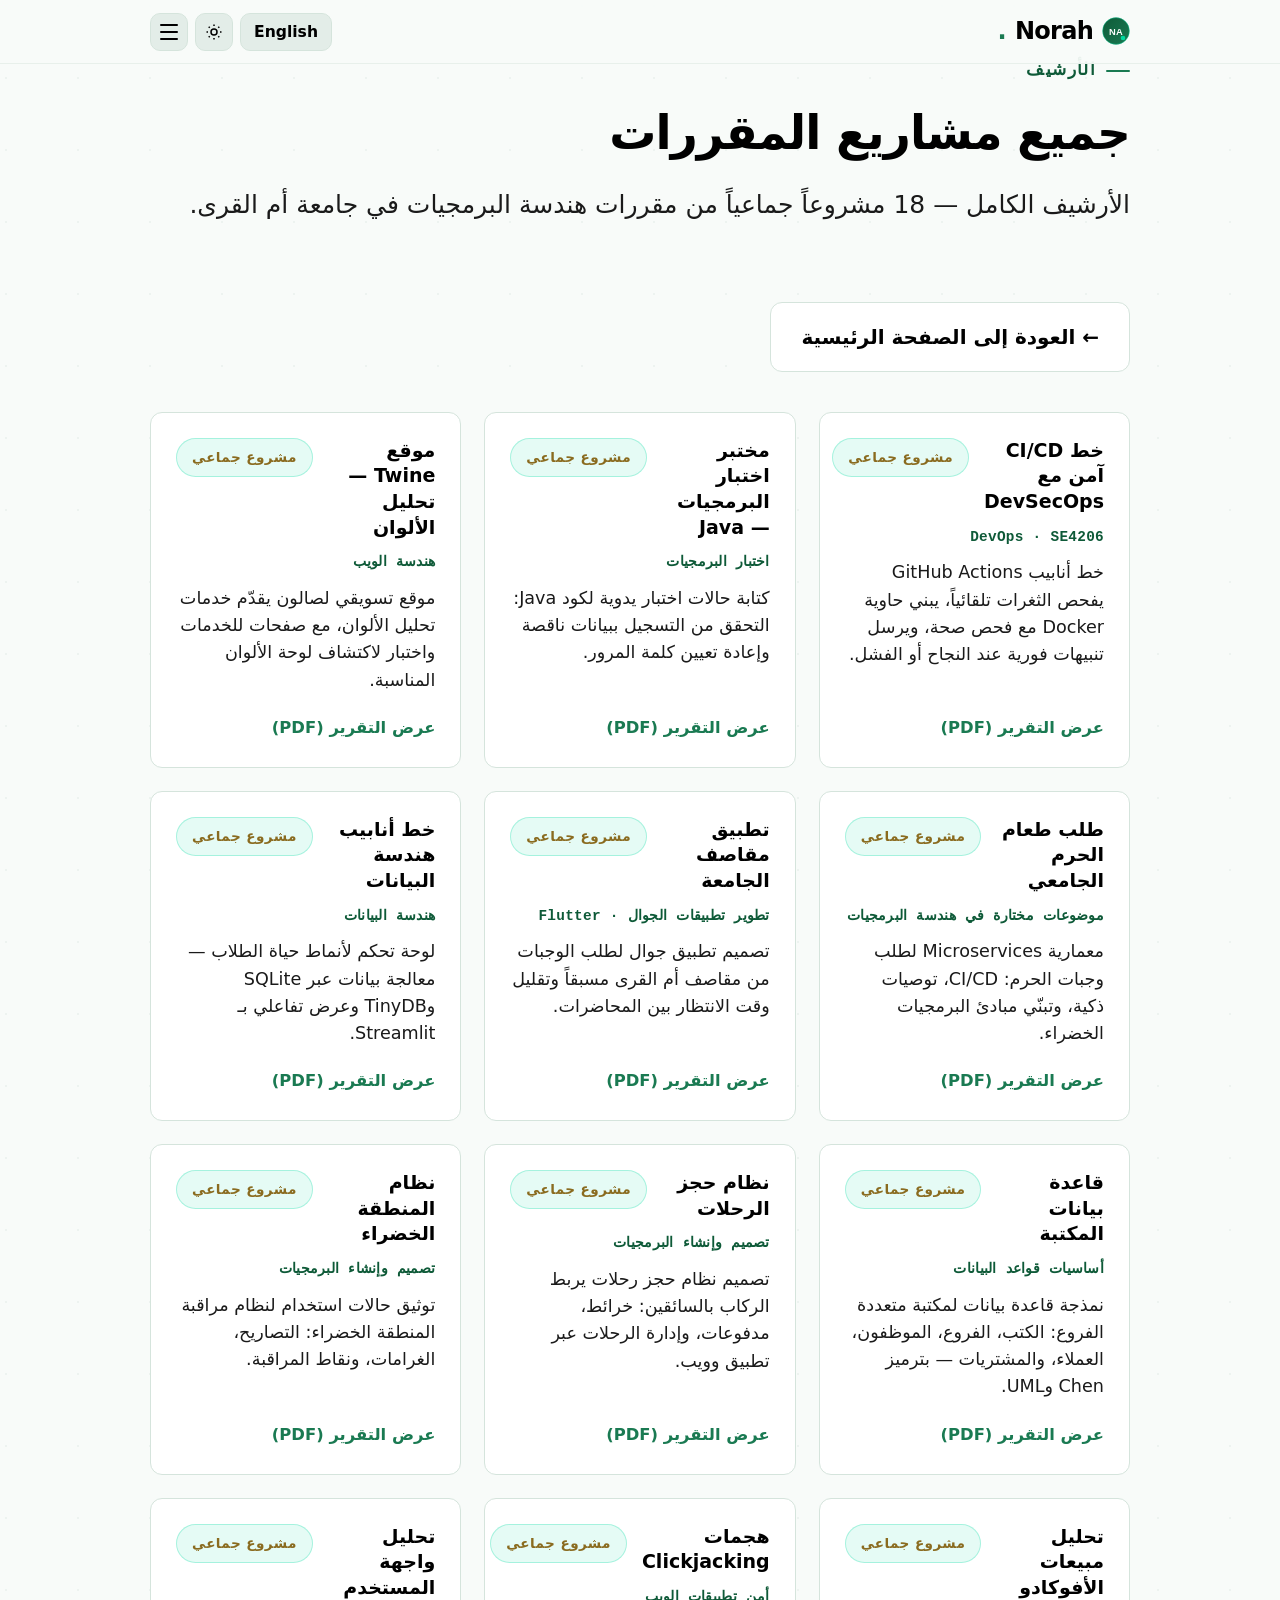
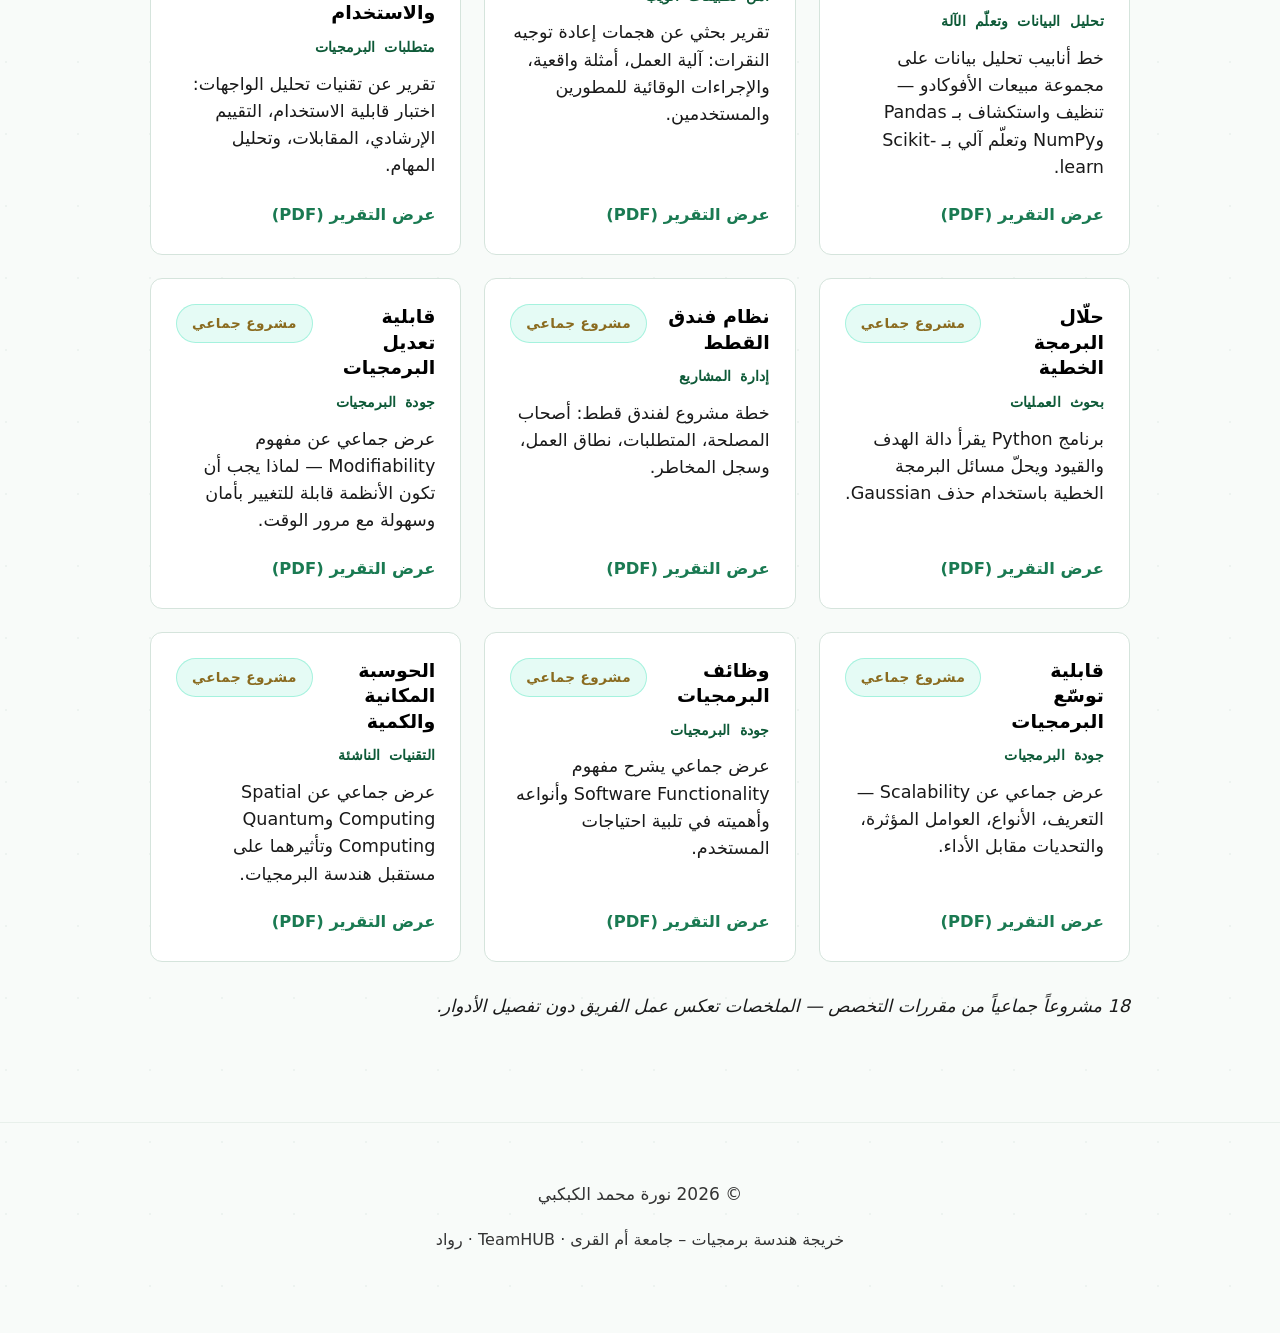
<file: course-projects.html>
<!DOCTYPE html>
<html lang="ar" dir="rtl">
<head>
  <meta charset="UTF-8">
  <meta name="viewport" content="width=device-width, initial-scale=1">
  <meta name="description" content="Archive of academic course projects — Norah Alkabkabi">
  <title>مشاريع المقررات | نورة الكبكبي</title>
  <link rel="icon" href="assets/favicon.svg" type="image/svg+xml">
  <link rel="stylesheet" href="styles.css?v=13">
  <script>
    (function () {
      var th = localStorage.getItem('portfolio-theme');
      var loc = localStorage.getItem('portfolio-locale');
      document.documentElement.setAttribute('data-theme', th === 'dark' ? 'dark' : 'light');
      if (loc === 'en') {
        document.documentElement.setAttribute('lang', 'en');
        document.documentElement.setAttribute('dir', 'ltr');
      }
    })();
  </script>
</head>
<body>
  <nav class="nav" aria-label="Main">
    <div class="container nav-inner">
      <a href="index.html" class="nav-logo">
        <img src="assets/logo-mark.svg" alt="" class="nav-logo-mark" width="28" height="28">
        Norah<span>.</span>
      </a>
      <div class="nav-actions">
        <button class="locale-toggle" type="button">English</button>
        <button class="theme-toggle" type="button" aria-label="Theme">
          <svg class="icon-sun" width="20" height="20" viewBox="0 0 24 24" fill="none" stroke="currentColor" stroke-width="2" aria-hidden="true"><circle cx="12" cy="12" r="4"/><path d="M12 2v2M12 20v2M4.93 4.93l1.41 1.41M17.66 17.66l1.41 1.41M2 12h2M20 12h2M4.93 19.07l1.41-1.41M17.66 6.34l1.41-1.41"/></svg>
          <svg class="icon-moon" width="20" height="20" viewBox="0 0 24 24" fill="none" stroke="currentColor" stroke-width="2" aria-hidden="true"><path d="M21 12.79A9 9 0 1 1 11.21 3 7 7 0 0 0 21 12.79z"/></svg>
        </button>
        <button class="nav-toggle" type="button" aria-label="Toggle menu" aria-expanded="false">
          <span class="nav-toggle-bars" aria-hidden="true">
            <span class="nav-toggle-bar"></span>
            <span class="nav-toggle-bar"></span>
            <span class="nav-toggle-bar"></span>
          </span>
        </button>
      </div>
    </div>
  </nav>

  <ul class="nav-links">
    <li><a href="index.html#highlights" data-i18n="nav.highlights">Home</a></li>
    <li><a href="index.html#course-projects" data-i18n="archive.back.featured">Featured projects</a></li>
  </ul>
  <button type="button" class="nav-backdrop" aria-label="Close menu" tabindex="-1" hidden></button>

  <main class="section archive-page" style="padding-top: 2rem;">
    <div class="container fade-in visible">
      <p class="section-label" data-i18n="archive.label">Archive</p>
      <h1 class="section-title" data-i18n="archive.title">All academic course projects</h1>
      <p class="section-lead" data-i18n="archive.lead">Full archive of 18 team projects from Software Engineering coursework at Umm Al-Qura University.</p>
      <a href="index.html#course-projects" class="btn btn-ghost archive-back-link" data-i18n="archive.back">← Back to portfolio</a>
      
    
      <div class="course-projects-grid">
        <article class="course-project-card">
          <div class="course-project-header">
            <h4 data-i18n="courseproj.p18.title">خط CI/CD آمن مع DevSecOps</h4>
            <span class="badge badge-team" data-i18n="courseproj.badge.team">مشروع جماعي</span>
          </div>
          <p class="course-project-course" data-i18n="courseproj.p18.course">DevOps · SE4206</p>
          <p class="course-project-desc" data-i18n="courseproj.p18.desc">خط أنابيب GitHub Actions يفحص الثغرات تلقائياً، يبني حاوية Docker مع فحص صحة، ويرسل تنبيهات فورية عند النجاح أو الفشل.</p>
          <a href="assets/course-projects/secure-cicd-devsecops.pdf" class="course-project-link" target="_blank" rel="noopener noreferrer" data-i18n="courseproj.link">عرض التقرير (PDF)</a>
        </article>

        <article class="course-project-card">
          <div class="course-project-header">
            <h4 data-i18n="courseproj.p7.title">مختبر اختبار البرمجيات — Java</h4>
            <span class="badge badge-team" data-i18n="courseproj.badge.team">مشروع جماعي</span>
          </div>
          <p class="course-project-course" data-i18n="courseproj.p7.course">اختبار البرمجيات</p>
          <p class="course-project-desc" data-i18n="courseproj.p7.desc">كتابة حالات اختبار يدوية لكود Java: التحقق من التسجيل ببيانات ناقصة وإعادة تعيين كلمة المرور.</p>
          <a href="assets/course-projects/software-testing-lab.pdf" class="course-project-link" target="_blank" rel="noopener noreferrer" data-i18n="courseproj.link">عرض التقرير (PDF)</a>
        </article>

        <article class="course-project-card">
          <div class="course-project-header">
            <h4 data-i18n="courseproj.p1.title">موقع Twine — تحليل الألوان</h4>
            <span class="badge badge-team" data-i18n="courseproj.badge.team">مشروع جماعي</span>
          </div>
          <p class="course-project-course" data-i18n="courseproj.p1.course">هندسة الويب</p>
          <p class="course-project-desc" data-i18n="courseproj.p1.desc">موقع تسويقي لصالون يقدّم خدمات تحليل الألوان، مع صفحات للخدمات واختبار لاكتشاف لوحة الألوان المناسبة.</p>
          <a href="assets/course-projects/twine-web-engineering.pdf" class="course-project-link" target="_blank" rel="noopener noreferrer" data-i18n="courseproj.link">عرض التقرير (PDF)</a>
        </article>

        <article class="course-project-card">
          <div class="course-project-header">
            <h4 data-i18n="courseproj.p13.title">طلب طعام الحرم الجامعي</h4>
            <span class="badge badge-team" data-i18n="courseproj.badge.team">مشروع جماعي</span>
          </div>
          <p class="course-project-course" data-i18n="courseproj.p13.course">موضوعات مختارة في هندسة البرمجيات</p>
          <p class="course-project-desc" data-i18n="courseproj.p13.desc">معمارية Microservices لطلب وجبات الحرم: CI/CD، توصيات ذكية، وتبنّي مبادئ البرمجيات الخضراء.</p>
          <a href="assets/course-projects/campus-food-ordering-microservices.pdf" class="course-project-link" target="_blank" rel="noopener noreferrer" data-i18n="courseproj.link">عرض التقرير (PDF)</a>
        </article>

        <article class="course-project-card">
          <div class="course-project-header">
            <h4 data-i18n="courseproj.p2.title">تطبيق مقاصف الجامعة</h4>
            <span class="badge badge-team" data-i18n="courseproj.badge.team">مشروع جماعي</span>
          </div>
          <p class="course-project-course" data-i18n="courseproj.p2.course">تطوير تطبيقات الجوال · Flutter</p>
          <p class="course-project-desc" data-i18n="courseproj.p2.desc">تصميم تطبيق جوال لطلب الوجبات من مقاصف أم القرى مسبقاً وتقليل وقت الانتظار بين المحاضرات.</p>
          <a href="assets/course-projects/flutter-cafeteria.pdf" class="course-project-link" target="_blank" rel="noopener noreferrer" data-i18n="courseproj.link">عرض التقرير (PDF)</a>
        </article>

        <article class="course-project-card">
          <div class="course-project-header">
            <h4 data-i18n="courseproj.p14.title">خط أنابيب هندسة البيانات</h4>
            <span class="badge badge-team" data-i18n="courseproj.badge.team">مشروع جماعي</span>
          </div>
          <p class="course-project-course" data-i18n="courseproj.p14.course">هندسة البيانات</p>
          <p class="course-project-desc" data-i18n="courseproj.p14.desc">لوحة تحكم لأنماط حياة الطلاب — معالجة بيانات عبر SQLite وTinyDB وعرض تفاعلي بـ Streamlit.</p>
          <a href="assets/course-projects/data-engineering-lifestyle-dashboard.pdf" class="course-project-link" target="_blank" rel="noopener noreferrer" data-i18n="courseproj.link">عرض التقرير (PDF)</a>
        </article>

        <article class="course-project-card">
          <div class="course-project-header">
            <h4 data-i18n="courseproj.p4.title">قاعدة بيانات المكتبة</h4>
            <span class="badge badge-team" data-i18n="courseproj.badge.team">مشروع جماعي</span>
          </div>
          <p class="course-project-course" data-i18n="courseproj.p4.course">أساسيات قواعد البيانات</p>
          <p class="course-project-desc" data-i18n="courseproj.p4.desc">نمذجة قاعدة بيانات لمكتبة متعددة الفروع: الكتب، الفروع، الموظفون، العملاء، والمشتريات — بترميز Chen وUML.</p>
          <a href="assets/course-projects/database-library.pdf" class="course-project-link" target="_blank" rel="noopener noreferrer" data-i18n="courseproj.link">عرض التقرير (PDF)</a>
        </article>

        <article class="course-project-card">
          <div class="course-project-header">
            <h4 data-i18n="courseproj.p12.title">نظام حجز الرحلات</h4>
            <span class="badge badge-team" data-i18n="courseproj.badge.team">مشروع جماعي</span>
          </div>
          <p class="course-project-course" data-i18n="courseproj.p12.course">تصميم وإنشاء البرمجيات</p>
          <p class="course-project-desc" data-i18n="courseproj.p12.desc">تصميم نظام حجز رحلات يربط الركاب بالسائقين: خرائط، مدفوعات، وإدارة الرحلات عبر تطبيق وويب.</p>
          <a href="assets/course-projects/software-design-ride-booking.pdf" class="course-project-link" target="_blank" rel="noopener noreferrer" data-i18n="courseproj.link">عرض التقرير (PDF)</a>
        </article>

        <article class="course-project-card">
          <div class="course-project-header">
            <h4 data-i18n="courseproj.p3.title">نظام المنطقة الخضراء</h4>
            <span class="badge badge-team" data-i18n="courseproj.badge.team">مشروع جماعي</span>
          </div>
          <p class="course-project-course" data-i18n="courseproj.p3.course">تصميم وإنشاء البرمجيات</p>
          <p class="course-project-desc" data-i18n="courseproj.p3.desc">توثيق حالات استخدام لنظام مراقبة المنطقة الخضراء: التصاريح، الغرامات، ونقاط المراقبة.</p>
          <a href="assets/course-projects/software-design-green-zone.pdf" class="course-project-link" target="_blank" rel="noopener noreferrer" data-i18n="courseproj.link">عرض التقرير (PDF)</a>
        </article>

        <article class="course-project-card">
          <div class="course-project-header">
            <h4 data-i18n="courseproj.p6.title">تحليل مبيعات الأفوكادو</h4>
            <span class="badge badge-team" data-i18n="courseproj.badge.team">مشروع جماعي</span>
          </div>
          <p class="course-project-course" data-i18n="courseproj.p6.course">تحليل البيانات وتعلّم الآلة</p>
          <p class="course-project-desc" data-i18n="courseproj.p6.desc">خط أنابيب تحليل بيانات على مجموعة مبيعات الأفوكادو — تنظيف واستكشاف بـ Pandas وNumPy وتعلّم آلي بـ Scikit-learn.</p>
          <a href="assets/course-projects/data-analysis-avocado.pdf" class="course-project-link" target="_blank" rel="noopener noreferrer" data-i18n="courseproj.link">عرض التقرير (PDF)</a>
        </article>

        <article class="course-project-card">
          <div class="course-project-header">
            <h4 data-i18n="courseproj.p11.title">هجمات Clickjacking</h4>
            <span class="badge badge-team" data-i18n="courseproj.badge.team">مشروع جماعي</span>
          </div>
          <p class="course-project-course" data-i18n="courseproj.p11.course">أمن تطبيقات الويب</p>
          <p class="course-project-desc" data-i18n="courseproj.p11.desc">تقرير بحثي عن هجمات إعادة توجيه النقرات: آلية العمل، أمثلة واقعية، والإجراءات الوقائية للمطورين والمستخدمين.</p>
          <a href="assets/course-projects/clickjacking-security.pdf" class="course-project-link" target="_blank" rel="noopener noreferrer" data-i18n="courseproj.link">عرض التقرير (PDF)</a>
        </article>

        <article class="course-project-card">
          <div class="course-project-header">
            <h4 data-i18n="courseproj.p10.title">تحليل واجهة المستخدم والاستخدام</h4>
            <span class="badge badge-team" data-i18n="courseproj.badge.team">مشروع جماعي</span>
          </div>
          <p class="course-project-course" data-i18n="courseproj.p10.course">متطلبات البرمجيات</p>
          <p class="course-project-desc" data-i18n="courseproj.p10.desc">تقرير عن تقنيات تحليل الواجهات: اختبار قابلية الاستخدام، التقييم الإرشادي، المقابلات، وتحليل المهام.</p>
          <a href="assets/course-projects/ui-analysis.pdf" class="course-project-link" target="_blank" rel="noopener noreferrer" data-i18n="courseproj.link">عرض التقرير (PDF)</a>
        </article>

        <article class="course-project-card">
          <div class="course-project-header">
            <h4 data-i18n="courseproj.p5.title">حلّال البرمجة الخطية</h4>
            <span class="badge badge-team" data-i18n="courseproj.badge.team">مشروع جماعي</span>
          </div>
          <p class="course-project-course" data-i18n="courseproj.p5.course">بحوث العمليات</p>
          <p class="course-project-desc" data-i18n="courseproj.p5.desc">برنامج Python يقرأ دالة الهدف والقيود ويحلّ مسائل البرمجة الخطية باستخدام حذف Gaussian.</p>
          <a href="assets/course-projects/operational-research-lp-solver.pdf" class="course-project-link" target="_blank" rel="noopener noreferrer" data-i18n="courseproj.link">عرض التقرير (PDF)</a>
        </article>

        <article class="course-project-card">
          <div class="course-project-header">
            <h4 data-i18n="courseproj.p15.title">نظام فندق القطط</h4>
            <span class="badge badge-team" data-i18n="courseproj.badge.team">مشروع جماعي</span>
          </div>
          <p class="course-project-course" data-i18n="courseproj.p15.course">إدارة المشاريع</p>
          <p class="course-project-desc" data-i18n="courseproj.p15.desc">خطة مشروع لفندق قطط: أصحاب المصلحة، المتطلبات، نطاق العمل، وسجل المخاطر.</p>
          <a href="assets/course-projects/project-management-cat-hotel.pdf" class="course-project-link" target="_blank" rel="noopener noreferrer" data-i18n="courseproj.link">عرض التقرير (PDF)</a>
        </article>

        <article class="course-project-card">
          <div class="course-project-header">
            <h4 data-i18n="courseproj.p8.title">قابلية تعديل البرمجيات</h4>
            <span class="badge badge-team" data-i18n="courseproj.badge.team">مشروع جماعي</span>
          </div>
          <p class="course-project-course" data-i18n="courseproj.p8.course">جودة البرمجيات</p>
          <p class="course-project-desc" data-i18n="courseproj.p8.desc">عرض جماعي عن مفهوم Modifiability — لماذا يجب أن تكون الأنظمة قابلة للتغيير بأمان وسهولة مع مرور الوقت.</p>
          <a href="assets/course-projects/software-modifiability.pdf" class="course-project-link" target="_blank" rel="noopener noreferrer" data-i18n="courseproj.link">عرض التقرير (PDF)</a>
        </article>

        <article class="course-project-card">
          <div class="course-project-header">
            <h4 data-i18n="courseproj.p17.title">قابلية توسّع البرمجيات</h4>
            <span class="badge badge-team" data-i18n="courseproj.badge.team">مشروع جماعي</span>
          </div>
          <p class="course-project-course" data-i18n="courseproj.p17.course">جودة البرمجيات</p>
          <p class="course-project-desc" data-i18n="courseproj.p17.desc">عرض جماعي عن Scalability — التعريف، الأنواع، العوامل المؤثرة، والتحديات مقابل الأداء.</p>
          <a href="assets/course-projects/software-scalability.pdf" class="course-project-link" target="_blank" rel="noopener noreferrer" data-i18n="courseproj.link">عرض التقرير (PDF)</a>
        </article>

        <article class="course-project-card">
          <div class="course-project-header">
            <h4 data-i18n="courseproj.p9.title">وظائف البرمجيات</h4>
            <span class="badge badge-team" data-i18n="courseproj.badge.team">مشروع جماعي</span>
          </div>
          <p class="course-project-course" data-i18n="courseproj.p9.course">جودة البرمجيات</p>
          <p class="course-project-desc" data-i18n="courseproj.p9.desc">عرض جماعي يشرح مفهوم Software Functionality وأنواعه وأهميته في تلبية احتياجات المستخدم.</p>
          <a href="assets/course-projects/software-functionality.pdf" class="course-project-link" target="_blank" rel="noopener noreferrer" data-i18n="courseproj.link">عرض التقرير (PDF)</a>
        </article>

        <article class="course-project-card">
          <div class="course-project-header">
            <h4 data-i18n="courseproj.p16.title">الحوسبة المكانية والكمية</h4>
            <span class="badge badge-team" data-i18n="courseproj.badge.team">مشروع جماعي</span>
          </div>
          <p class="course-project-course" data-i18n="courseproj.p16.course">التقنيات الناشئة</p>
          <p class="course-project-desc" data-i18n="courseproj.p16.desc">عرض جماعي عن Spatial Computing وQuantum Computing وتأثيرهما على مستقبل هندسة البرمجيات.</p>
          <a href="assets/course-projects/emerging-tech-spatial-quantum.pdf" class="course-project-link" target="_blank" rel="noopener noreferrer" data-i18n="courseproj.link">عرض التقرير (PDF)</a>
        </article>
      </div>

      
      <p class="course-projects-note" data-i18n="courseproj.note">18 team projects from coursework — summaries reflect what we built together, not individual roles.</p>
    </div>
  </main>

  <footer class="footer">
    <div class="container">
      <p data-i18n="footer.copy">© 2026 نورة محمد الكبكبي</p>
      <p class="footer-note" data-i18n="footer.note">خريجة هندسة برمجيات – جامعة أم القرى</p>
    </div>
  </footer>

  <script src="i18n.js?v=4"></script>
  <script src="script.js?v=6"></script>
</body>
</html>
</file>
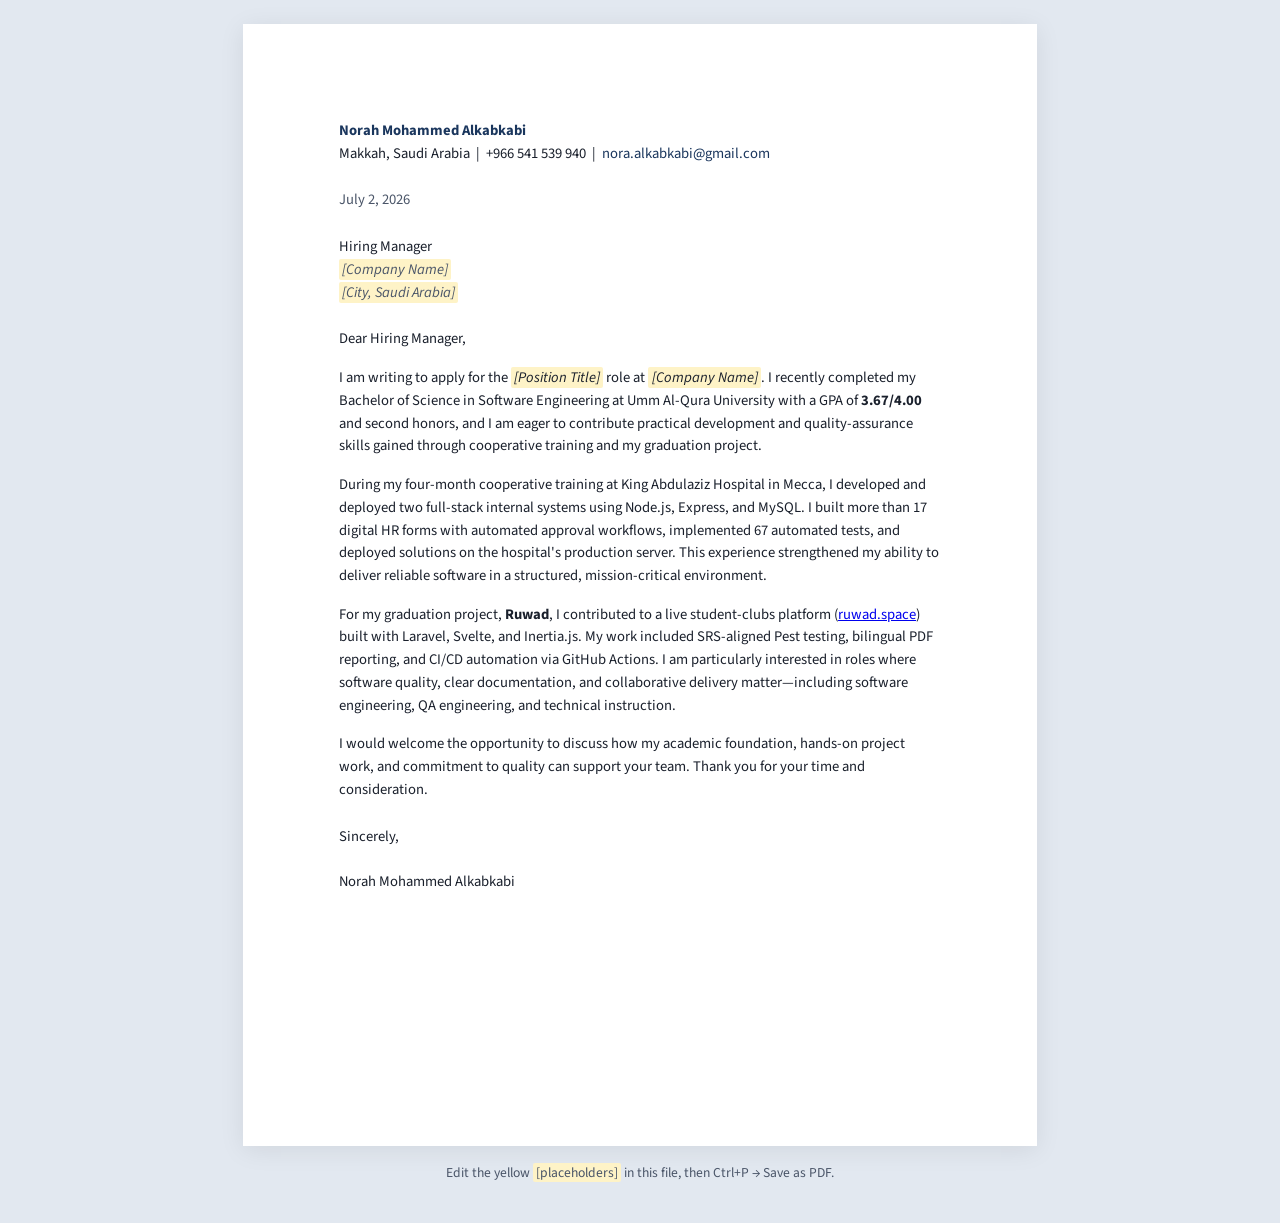
<file: cv/cover-letter-software-engineer.html>
<!DOCTYPE html>
<html lang="en">
<head>
  <meta charset="UTF-8">
  <meta name="viewport" content="width=device-width, initial-scale=1">
  <title>Norah Alkabkabi — Cover Letter</title>
  <style>
    @import url('https://fonts.googleapis.com/css2?family=Source+Sans+3:wght@400;600;700&display=swap');

    :root {
      --text: #1a202c;
      --muted: #4a5568;
      --accent: #1a365d;
    }

    * { box-sizing: border-box; margin: 0; padding: 0; }

    body {
      font-family: 'Source Sans 3', system-ui, sans-serif;
      font-size: 11pt;
      line-height: 1.55;
      color: var(--text);
      background: #e2e8f0;
      padding: 1.5rem;
    }

    .page {
      max-width: 8.27in;
      min-height: 11.69in;
      margin: 0 auto;
      background: #fff;
      padding: 1in;
      box-shadow: 0 4px 24px rgba(0,0,0,.08);
    }

    .header { margin-bottom: 1.5rem; }
    .header strong { color: var(--accent); }
    .header a { color: var(--accent); text-decoration: none; }

    .date { margin-bottom: 1.5rem; color: var(--muted); }

    .recipient { margin-bottom: 1.5rem; }
    .recipient em { color: var(--muted); }

    p { margin-bottom: 1rem; }

    .sign-off { margin-top: 1.5rem; }

    .placeholder {
      background: #fef3c7;
      padding: 0 0.2rem;
      border-radius: 2px;
    }

    .print-hint {
      text-align: center;
      margin-top: 1rem;
      font-size: 0.85rem;
      color: var(--muted);
    }

    @media print {
      body { background: #fff; padding: 0; }
      .page { box-shadow: none; }
      .print-hint { display: none; }
      .placeholder { background: transparent; }
      a { color: inherit; }
    }
  </style>
</head>
<body>
  <main class="page">
    <div class="header">
      <strong>Norah Mohammed Alkabkabi</strong><br>
      Makkah, Saudi Arabia &nbsp;|&nbsp; +966 541 539 940 &nbsp;|&nbsp;
      <a href="mailto:nora.alkabkabi@gmail.com">nora.alkabkabi@gmail.com</a>
    </div>

    <p class="date">July 2, 2026</p>

    <div class="recipient">
      Hiring Manager<br>
      <em><span class="placeholder">[Company Name]</span></em><br>
      <em><span class="placeholder">[City, Saudi Arabia]</span></em>
    </div>

    <p>Dear Hiring Manager,</p>

    <p>
      I am writing to apply for the <em><span class="placeholder">[Position Title]</span></em> role at
      <em><span class="placeholder">[Company Name]</span></em>. I recently completed my Bachelor of Science in
      Software Engineering at Umm Al-Qura University with a GPA of <strong>3.67/4.00</strong> and second honors, and I am eager
      to contribute practical development and quality-assurance skills gained through cooperative training
      and my graduation project.
    </p>

    <p>
      During my four-month cooperative training at King Abdulaziz Hospital in Mecca, I developed and deployed
      two full-stack internal systems using Node.js, Express, and MySQL. I built more than 17 digital HR forms
      with automated approval workflows, implemented 67 automated tests, and deployed solutions on the hospital's
      production server. This experience strengthened my ability to deliver reliable software in a structured,
      mission-critical environment.
    </p>

    <p>
      For my graduation project, <strong>Ruwad</strong>, I contributed to a live student-clubs platform
      (<a href="https://ruwad.space">ruwad.space</a>) built with Laravel, Svelte, and Inertia.js. My work
      included SRS-aligned Pest testing, bilingual PDF reporting, and CI/CD automation via GitHub Actions.
      I am particularly interested in roles where software quality, clear documentation, and collaborative
      delivery matter—including software engineering, QA engineering, and technical instruction.
    </p>

    <p>
      I would welcome the opportunity to discuss how my academic foundation, hands-on project work, and
      commitment to quality can support your team. Thank you for your time and consideration.
    </p>

    <p class="sign-off">
      Sincerely,<br><br>
      Norah Mohammed Alkabkabi
    </p>
  </main>

  <p class="print-hint">Edit the yellow <span class="placeholder" style="padding: 0 0.2rem;">[placeholders]</span> in this file, then Ctrl+P → Save as PDF.</p>
</body>
</html>
</file>
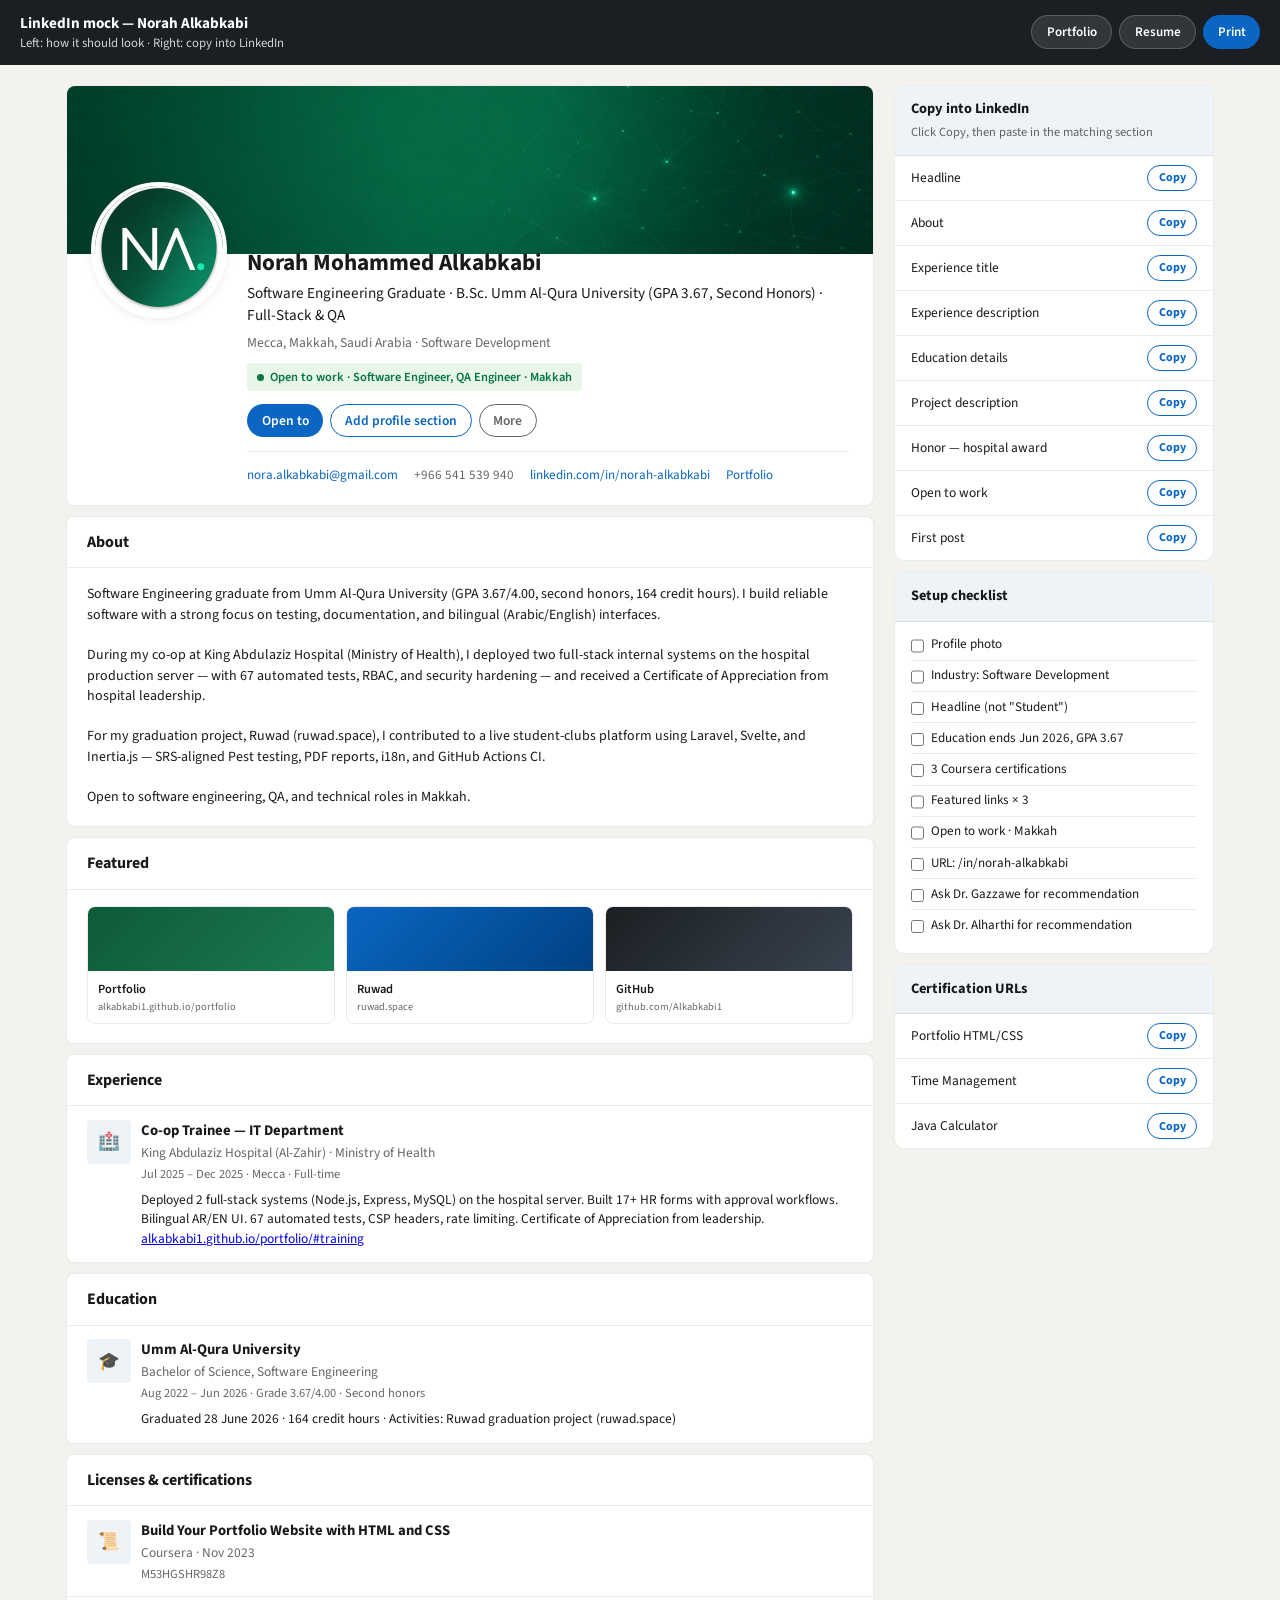
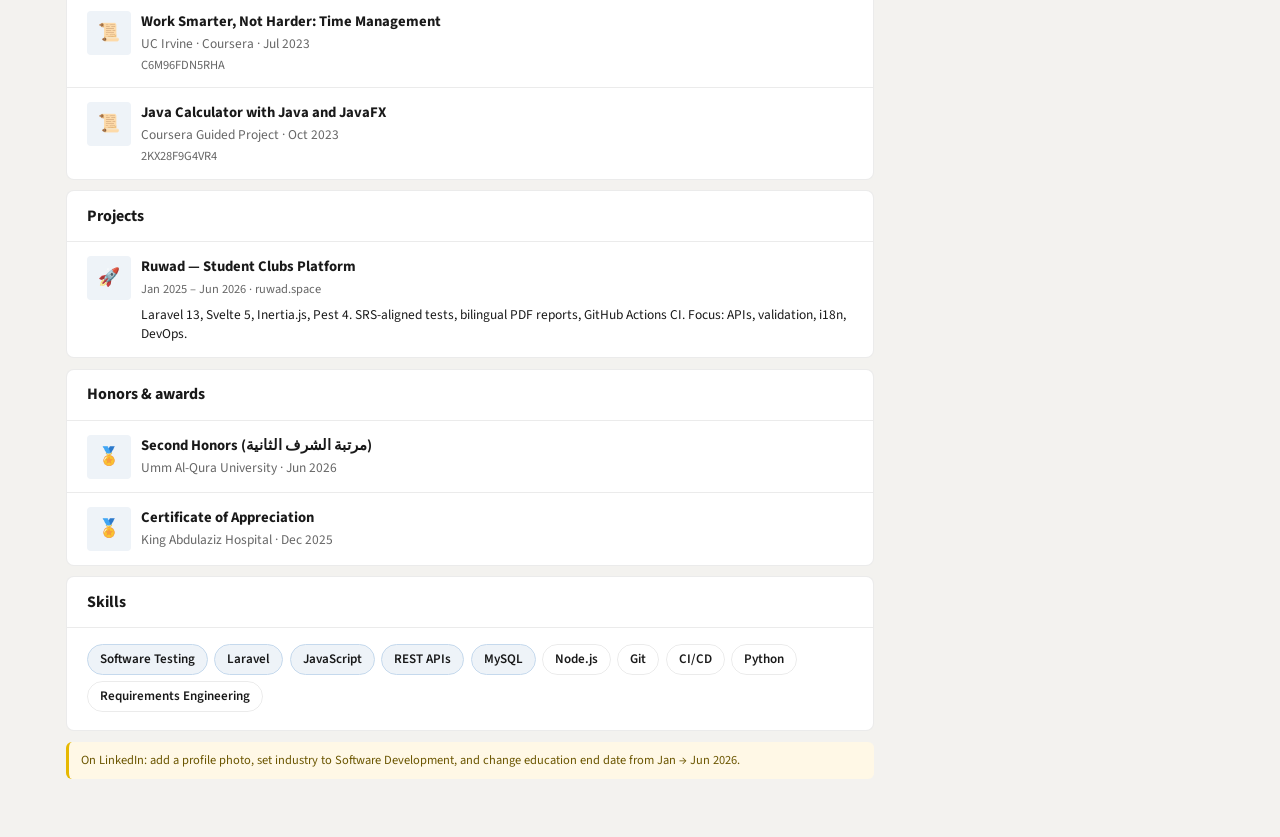
<file: cv/linkedin-mock.html>
<!DOCTYPE html>
<html lang="en">
<head>
  <meta charset="UTF-8">
  <meta name="viewport" content="width=device-width, initial-scale=1">
  <title>LinkedIn Profile Mock — Norah Alkabkabi</title>
  <link rel="icon" href="../assets/favicon.svg" type="image/svg+xml">
  <style>
    @import url('https://fonts.googleapis.com/css2?family=Source+Sans+3:wght@400;600;700&display=swap');

    :root {
      --bg: #f3f2ef;
      --card: #fff;
      --blue: #0a66c2;
      --blue-dark: #004182;
      --text: rgba(0,0,0,.9);
      --muted: rgba(0,0,0,.6);
      --border: rgba(0,0,0,.08);
      --green: #057642;
      --guide-bg: #fff;
    }

    * { box-sizing: border-box; margin: 0; padding: 0; }

    body {
      font-family: 'Source Sans 3', -apple-system, BlinkMacSystemFont, 'Segoe UI', sans-serif;
      background: var(--bg);
      color: var(--text);
      font-size: 14px;
      line-height: 1.45;
    }

    .topbar {
      position: sticky;
      top: 0;
      z-index: 50;
      background: #1b1f23;
      color: #fff;
      padding: .75rem 1.25rem;
      display: flex;
      flex-wrap: wrap;
      align-items: center;
      justify-content: space-between;
      gap: .75rem;
    }

    .topbar h1 { font-size: .95rem; font-weight: 700; }
    .topbar p { font-size: .8rem; opacity: .8; }

    .topbar-actions { display: flex; gap: .45rem; flex-wrap: wrap; }

    .btn {
      border: none;
      border-radius: 999px;
      padding: .4rem .9rem;
      font: inherit;
      font-weight: 600;
      font-size: .82rem;
      cursor: pointer;
      text-decoration: none;
      display: inline-flex;
      align-items: center;
    }

    .btn-ghost {
      background: rgba(255,255,255,.1);
      color: #fff;
      border: 1px solid rgba(255,255,255,.2);
    }

    .btn-blue { background: var(--blue); color: #fff; }

    .shell {
      max-width: 1180px;
      margin: 0 auto;
      padding: 1.25rem 1rem 3rem;
      display: grid;
      grid-template-columns: minmax(0, 1fr) 320px;
      gap: 1.25rem;
      align-items: start;
    }

    @media (max-width: 960px) {
      .shell { grid-template-columns: 1fr; }
      .guide { order: -1; position: static; }
    }

    .card {
      background: var(--card);
      border: 1px solid var(--border);
      border-radius: 8px;
      margin-bottom: .65rem;
      overflow: hidden;
    }

    /* ── LinkedIn-style profile header ── */
    .profile-card { overflow: visible; }

    .banner {
      height: 168px;
      background: #0e5a38 url('../assets/cover-linkedin.png') center / cover no-repeat;
      border-radius: 8px 8px 0 0;
    }

    .profile-main {
      display: flex;
      gap: 1.25rem;
      padding: 0 1.5rem 1.25rem;
      margin-top: -72px;
    }

    .avatar {
      width: 136px;
      height: 136px;
      border-radius: 50%;
      border: 4px solid var(--card);
      object-fit: cover;
      flex-shrink: 0;
      box-shadow: 0 2px 8px rgba(0,0,0,.08);
    }

    .profile-meta {
      flex: 1;
      min-width: 0;
      padding-top: 4.25rem;
    }

    .profile-meta h2 {
      font-size: 1.45rem;
      font-weight: 700;
      line-height: 1.15;
    }

    .headline {
      margin-top: .35rem;
      font-size: .95rem;
      color: var(--text);
    }

    .subline {
      margin-top: .45rem;
      font-size: .85rem;
      color: var(--muted);
    }

    .open-pill {
      display: inline-flex;
      align-items: center;
      gap: .35rem;
      margin-top: .65rem;
      padding: .3rem .65rem;
      border-radius: 4px;
      background: #e8f5e9;
      color: var(--green);
      font-size: .78rem;
      font-weight: 600;
    }

    .open-pill::before {
      content: '';
      width: 7px;
      height: 7px;
      border-radius: 50%;
      background: var(--green);
    }

    .li-actions {
      display: flex;
      flex-wrap: wrap;
      gap: .45rem;
      margin-top: .85rem;
    }

    .li-btn {
      border-radius: 999px;
      padding: .35rem .85rem;
      font-size: .85rem;
      font-weight: 600;
      border: 1px solid transparent;
    }

    .li-btn-fill { background: var(--blue); color: #fff; }
    .li-btn-line { border-color: var(--blue); color: var(--blue); background: transparent; }
    .li-btn-soft { border-color: var(--muted); color: var(--muted); background: transparent; }

    .contact-row {
      display: flex;
      flex-wrap: wrap;
      gap: .35rem 1rem;
      margin-top: .85rem;
      padding-top: .85rem;
      border-top: 1px solid var(--border);
      font-size: .82rem;
      color: var(--muted);
    }

    .contact-row a { color: var(--blue); text-decoration: none; }

    /* ── Section cards ── */
    .sec-title {
      padding: .85rem 1.25rem;
      font-size: 1rem;
      font-weight: 700;
      border-bottom: 1px solid var(--border);
    }

    .sec-body { padding: 1rem 1.25rem 1.15rem; }

    .sec-body p { font-size: .875rem; white-space: pre-line; }

    .entry {
      display: grid;
      grid-template-columns: 44px 1fr;
      gap: .65rem;
      padding: .85rem 1.25rem;
      border-bottom: 1px solid var(--border);
    }

    .entry:last-child { border-bottom: none; }

    .entry-icon {
      width: 44px;
      height: 44px;
      border-radius: 4px;
      background: #eef3f8;
      display: flex;
      align-items: center;
      justify-content: center;
      font-size: 1.1rem;
    }

    .entry h4 { font-size: .92rem; font-weight: 700; }
    .entry .org { font-size: .84rem; color: var(--muted); margin-top: .1rem; }
    .entry .when { font-size: .78rem; color: var(--muted); margin-top: .15rem; }
    .entry .desc { font-size: .84rem; margin-top: .45rem; white-space: pre-line; }

    .featured {
      display: grid;
      grid-template-columns: repeat(3, 1fr);
      gap: .65rem;
      padding: 1rem 1.25rem 1.15rem;
    }

    @media (max-width: 640px) { .featured { grid-template-columns: 1fr; } }

    .feat {
      border: 1px solid var(--border);
      border-radius: 8px;
      overflow: hidden;
    }

    .feat-img { height: 64px; }
    .feat-img.g { background: linear-gradient(135deg, #0e5a38, #1a7a52); }
    .feat-img.b { background: linear-gradient(135deg, #0a66c2, #004182); }
    .feat-img.k { background: linear-gradient(135deg, #1b1f23, #38434f); }

    .feat span {
      display: block;
      padding: .55rem .65rem;
      font-size: .78rem;
      font-weight: 600;
    }

    .feat small {
      display: block;
      font-weight: 400;
      color: var(--muted);
      margin-top: .1rem;
    }

    .skills {
      display: flex;
      flex-wrap: wrap;
      gap: .4rem;
      padding: 1rem 1.25rem 1.15rem;
    }

    .skill {
      padding: .3rem .75rem;
      border: 1px solid var(--border);
      border-radius: 999px;
      font-size: .82rem;
      font-weight: 600;
    }

    .skill.pin { background: #eef3f8; border-color: #c5d9ed; }

    /* ── Copy guide panel ── */
    .guide {
      position: sticky;
      top: 4.5rem;
    }

    .guide-card {
      background: var(--guide-bg);
      border: 1px solid var(--border);
      border-radius: 10px;
      overflow: hidden;
      margin-bottom: .65rem;
    }

    .guide-head {
      padding: .85rem 1rem;
      background: #eef3f8;
      border-bottom: 1px solid var(--border);
    }

    .guide-head h3 { font-size: .9rem; font-weight: 700; }
    .guide-head p { font-size: .78rem; color: var(--muted); margin-top: .2rem; }

    .copy-list { list-style: none; }

    .copy-item {
      display: flex;
      align-items: center;
      justify-content: space-between;
      gap: .5rem;
      padding: .55rem 1rem;
      border-bottom: 1px solid var(--border);
      font-size: .84rem;
    }

    .copy-item:last-child { border-bottom: none; }

    .copy-item span { color: var(--muted); font-size: .75rem; }

    .copy-btn {
      flex-shrink: 0;
      border: 1px solid var(--blue);
      background: #fff;
      color: var(--blue);
      border-radius: 999px;
      padding: .22rem .65rem;
      font: inherit;
      font-size: .75rem;
      font-weight: 700;
      cursor: pointer;
    }

    .copy-btn:hover { background: #eef3f8; }
    .copy-btn.ok { background: #e8f5e9; border-color: var(--green); color: var(--green); }

    .checklist { list-style: none; padding: .5rem 1rem .75rem; }

    .checklist li {
      display: flex;
      gap: .45rem;
      padding: .35rem 0;
      font-size: .82rem;
      border-bottom: 1px solid var(--border);
    }

    .checklist li:last-child { border-bottom: none; }
    .checklist input { accent-color: var(--blue); margin-top: .15rem; }

    .note {
      margin: 0 1.25rem 1rem;
      padding: .6rem .75rem;
      background: #fff8e6;
      border-radius: 6px;
      font-size: .78rem;
      color: #6b5600;
      border-left: 3px solid #e6b800;
    }

    .sr-only {
      position: absolute;
      width: 1px;
      height: 1px;
      padding: 0;
      margin: -1px;
      overflow: hidden;
      clip: rect(0,0,0,0);
      border: 0;
    }

    @media print {
      .topbar, .guide { display: none; }
      .shell { display: block; max-width: none; }
    }
  </style>
</head>
<body>

  <header class="topbar">
    <div>
      <h1>LinkedIn mock — Norah Alkabkabi</h1>
      <p>Left: how it should look · Right: copy into LinkedIn</p>
    </div>
    <div class="topbar-actions">
      <a class="btn btn-ghost" href="../index.html">Portfolio</a>
      <a class="btn btn-ghost" href="resume.html">Resume</a>
      <button class="btn btn-blue" type="button" onclick="window.print()">Print</button>
    </div>
  </header>

  <div class="shell">
    <!-- ═══ PREVIEW (clean LinkedIn mock) ═══ -->
    <main class="preview">

      <article class="card profile-card">
        <div class="banner"></div>
        <div class="profile-main">
          <img class="avatar" src="../assets/avatar.png" alt="Norah Mohammed Alkabkabi" width="136" height="136">
          <div class="profile-meta">
            <h2>Norah Mohammed Alkabkabi</h2>
            <p class="headline">Software Engineering Graduate · B.Sc. Umm Al-Qura University (GPA 3.67, Second Honors) · Full-Stack &amp; QA</p>
            <p class="subline">Mecca, Makkah, Saudi Arabia · Software Development</p>
            <div class="open-pill">Open to work · Software Engineer, QA Engineer · Makkah</div>
            <div class="li-actions">
              <span class="li-btn li-btn-fill">Open to</span>
              <span class="li-btn li-btn-line">Add profile section</span>
              <span class="li-btn li-btn-soft">More</span>
            </div>
            <div class="contact-row">
              <a href="mailto:nora.alkabkabi@gmail.com">nora.alkabkabi@gmail.com</a>
              <span>+966 541 539 940</span>
              <a href="https://linkedin.com/in/norah-alkabkabi">linkedin.com/in/norah-alkabkabi</a>
              <a href="https://alkabkabi1.github.io/portfolio">Portfolio</a>
            </div>
          </div>
        </div>
      </article>

      <article class="card">
        <h3 class="sec-title">About</h3>
        <div class="sec-body">
          <p>Software Engineering graduate from Umm Al-Qura University (GPA 3.67/4.00, second honors, 164 credit hours). I build reliable software with a strong focus on testing, documentation, and bilingual (Arabic/English) interfaces.

During my co-op at King Abdulaziz Hospital (Ministry of Health), I deployed two full-stack internal systems on the hospital production server — with 67 automated tests, RBAC, and security hardening — and received a Certificate of Appreciation from hospital leadership.

For my graduation project, Ruwad (ruwad.space), I contributed to a live student-clubs platform using Laravel, Svelte, and Inertia.js — SRS-aligned Pest testing, PDF reports, i18n, and GitHub Actions CI.

Open to software engineering, QA, and technical roles in Makkah.</p>
        </div>
      </article>

      <article class="card">
        <h3 class="sec-title">Featured</h3>
        <div class="featured">
          <div class="feat"><div class="feat-img g"></div><span>Portfolio<small>alkabkabi1.github.io/portfolio</small></span></div>
          <div class="feat"><div class="feat-img b"></div><span>Ruwad<small>ruwad.space</small></span></div>
          <div class="feat"><div class="feat-img k"></div><span>GitHub<small>github.com/Alkabkabi1</small></span></div>
        </div>
      </article>

      <article class="card">
        <h3 class="sec-title">Experience</h3>
        <div class="entry">
          <div class="entry-icon">🏥</div>
          <div>
            <h4>Co-op Trainee — IT Department</h4>
            <p class="org">King Abdulaziz Hospital (Al-Zahir) · Ministry of Health</p>
            <p class="when">Jul 2025 – Dec 2025 · Mecca · Full-time</p>
            <p class="desc">Deployed 2 full-stack systems (Node.js, Express, MySQL) on the hospital server. Built 17+ HR forms with approval workflows. Bilingual AR/EN UI. 67 automated tests, CSP headers, rate limiting. Certificate of Appreciation from leadership.<br><a href="https://alkabkabi1.github.io/portfolio/#training">alkabkabi1.github.io/portfolio/#training</a></p>
          </div>
        </div>
      </article>

      <article class="card">
        <h3 class="sec-title">Education</h3>
        <div class="entry">
          <div class="entry-icon">🎓</div>
          <div>
            <h4>Umm Al-Qura University</h4>
            <p class="org">Bachelor of Science, Software Engineering</p>
            <p class="when">Aug 2022 – Jun 2026 · Grade 3.67/4.00 · Second honors</p>
            <p class="desc">Graduated 28 June 2026 · 164 credit hours · Activities: Ruwad graduation project (ruwad.space)</p>
          </div>
        </div>
      </article>

      <article class="card">
        <h3 class="sec-title">Licenses &amp; certifications</h3>
        <div class="entry">
          <div class="entry-icon">📜</div>
          <div>
            <h4>Build Your Portfolio Website with HTML and CSS</h4>
            <p class="org">Coursera · Nov 2023</p>
            <p class="when">M53HGSHR98Z8</p>
          </div>
        </div>
        <div class="entry">
          <div class="entry-icon">📜</div>
          <div>
            <h4>Work Smarter, Not Harder: Time Management</h4>
            <p class="org">UC Irvine · Coursera · Jul 2023</p>
            <p class="when">C6M96FDN5RHA</p>
          </div>
        </div>
        <div class="entry">
          <div class="entry-icon">📜</div>
          <div>
            <h4>Java Calculator with Java and JavaFX</h4>
            <p class="org">Coursera Guided Project · Oct 2023</p>
            <p class="when">2KX28F9G4VR4</p>
          </div>
        </div>
      </article>

      <article class="card">
        <h3 class="sec-title">Projects</h3>
        <div class="entry">
          <div class="entry-icon">🚀</div>
          <div>
            <h4>Ruwad — Student Clubs Platform</h4>
            <p class="when">Jan 2025 – Jun 2026 · ruwad.space</p>
            <p class="desc">Laravel 13, Svelte 5, Inertia.js, Pest 4. SRS-aligned tests, bilingual PDF reports, GitHub Actions CI. Focus: APIs, validation, i18n, DevOps.</p>
          </div>
        </div>
      </article>

      <article class="card">
        <h3 class="sec-title">Honors &amp; awards</h3>
        <div class="entry">
          <div class="entry-icon">🏅</div>
          <div>
            <h4>Second Honors (مرتبة الشرف الثانية)</h4>
            <p class="org">Umm Al-Qura University · Jun 2026</p>
          </div>
        </div>
        <div class="entry">
          <div class="entry-icon">🏅</div>
          <div>
            <h4>Certificate of Appreciation</h4>
            <p class="org">King Abdulaziz Hospital · Dec 2025</p>
          </div>
        </div>
      </article>

      <article class="card">
        <h3 class="sec-title">Skills</h3>
        <div class="skills">
          <span class="skill pin">Software Testing</span>
          <span class="skill pin">Laravel</span>
          <span class="skill pin">JavaScript</span>
          <span class="skill pin">REST APIs</span>
          <span class="skill pin">MySQL</span>
          <span class="skill">Node.js</span>
          <span class="skill">Git</span>
          <span class="skill">CI/CD</span>
          <span class="skill">Python</span>
          <span class="skill">Requirements Engineering</span>
        </div>
      </article>

      <p class="note" style="margin:0 0 .65rem">On LinkedIn: add a profile photo, set industry to Software Development, and change education end date from Jan → Jun 2026.</p>

    </main>

    <!-- ═══ COPY GUIDE (sidebar) ═══ -->
    <aside class="guide">
      <div class="guide-card">
        <div class="guide-head">
          <h3>Copy into LinkedIn</h3>
          <p>Click Copy, then paste in the matching section</p>
        </div>
        <ul class="copy-list">
          <li class="copy-item"><div>Headline</div><button class="copy-btn" type="button" data-copy="headline">Copy</button></li>
          <li class="copy-item"><div>About</div><button class="copy-btn" type="button" data-copy="about">Copy</button></li>
          <li class="copy-item"><div>Experience title</div><button class="copy-btn" type="button" data-copy="exp-title">Copy</button></li>
          <li class="copy-item"><div>Experience description</div><button class="copy-btn" type="button" data-copy="exp-desc">Copy</button></li>
          <li class="copy-item"><div>Education details</div><button class="copy-btn" type="button" data-copy="edu">Copy</button></li>
          <li class="copy-item"><div>Project description</div><button class="copy-btn" type="button" data-copy="project">Copy</button></li>
          <li class="copy-item"><div>Honor — hospital award</div><button class="copy-btn" type="button" data-copy="honor">Copy</button></li>
          <li class="copy-item"><div>Open to work</div><button class="copy-btn" type="button" data-copy="open">Copy</button></li>
          <li class="copy-item"><div>First post</div><button class="copy-btn" type="button" data-copy="post">Copy</button></li>
        </ul>
      </div>

      <div class="guide-card">
        <div class="guide-head"><h3>Setup checklist</h3></div>
        <ul class="checklist">
          <li><input type="checkbox"> Profile photo</li>
          <li><input type="checkbox"> Industry: Software Development</li>
          <li><input type="checkbox"> Headline (not "Student")</li>
          <li><input type="checkbox"> Education ends Jun 2026, GPA 3.67</li>
          <li><input type="checkbox"> 3 Coursera certifications</li>
          <li><input type="checkbox"> Featured links × 3</li>
          <li><input type="checkbox"> Open to work · Makkah</li>
          <li><input type="checkbox"> URL: /in/norah-alkabkabi</li>
          <li><input type="checkbox"> Ask Dr. Gazzawe for recommendation</li>
          <li><input type="checkbox"> Ask Dr. Alharthi for recommendation</li>
        </ul>
      </div>

      <div class="guide-card">
        <div class="guide-head"><h3>Certification URLs</h3></div>
        <ul class="copy-list">
          <li class="copy-item"><div>Portfolio HTML/CSS</div><button class="copy-btn" type="button" data-copy="cert1">Copy</button></li>
          <li class="copy-item"><div>Time Management</div><button class="copy-btn" type="button" data-copy="cert2">Copy</button></li>
          <li class="copy-item"><div>Java Calculator</div><button class="copy-btn" type="button" data-copy="cert3">Copy</button></li>
        </ul>
      </div>
    </aside>
  </div>

  <!-- Hidden copy sources -->
  <div class="sr-only" aria-hidden="true">
    <div id="src-headline">Software Engineering Graduate | B.Sc. Umm Al-Qura University (GPA 3.67, Second Honors) | Full-Stack & QA | Co-op @ King Abdulaziz Hospital</div>
    <div id="src-about">Software Engineering graduate from Umm Al-Qura University (GPA 3.67/4.00, second honors, 164 credit hours). I build reliable software with a strong focus on testing, documentation, and bilingual (Arabic/English) interfaces.

During my co-op at King Abdulaziz Hospital (Ministry of Health), I deployed two full-stack internal systems on the hospital production server — with 67 automated tests, RBAC, and security hardening — and received a Certificate of Appreciation from hospital leadership.

For my graduation project, Ruwad (ruwad.space), I contributed to a live student-clubs platform using Laravel, Svelte, and Inertia.js — SRS-aligned Pest testing, PDF reports, i18n, and GitHub Actions CI.

I am open to software engineering, QA, and technical roles in Makkah, and I aspire to grow into a Teaching Associate (Mu'ida) role where I can combine engineering practice with explaining concepts clearly to others.

Portfolio: alkabkabi1.github.io/portfolio
GitHub: github.com/Alkabkabi1</div>
    <div id="src-exp-title">Co-op Trainee — IT Department</div>
    <div id="src-exp-desc">• Developed and deployed 2 full-stack internal systems on the hospital production server (Node.js, Express, MySQL): role-based dashboards, HR request pages with REST APIs, and a maintenance/data-center module with ticketing, server monitoring, and backup workflows.

• Built 17+ digital HR forms and multi-step approval workflows, streamlining report routing across departments.

• Delivered a bilingual Arabic/English interface in a live healthcare IT environment.

• Shipped 67 passing automated tests, CSP security headers, and rate limiting before go-live.

• Received a Certificate of Appreciation from hospital leadership for professional performance during co-op training.

Project page: alkabkabi1.github.io/portfolio/#training</div>
    <div id="src-edu">Grade: 3.67/4.00 (Excellent)
Honors: Second honors (مرتبة الشرف الثانية)
Graduation date: 28 June 2026
164 credit hours completed

Activities: Graduation project — Ruwad student clubs platform (ruwad.space)
Relevant coursework: Software Testing (A+), Web Engineering (A+), Project Management (A+), Requirements Engineering, Software Design & Construction, DevOps, Cooperative Training (100/100)</div>
    <div id="src-project">Associated with Umm Al-Qura University

Live platform for student clubs, events, and volunteer hours at ruwad.space.

• Laravel 13, Svelte 5, Inertia.js, Pest 4, Filament v4
• SRS-aligned implementation with 18+ Pest tests, factories, and seeders
• Bilingual PDF reports, RTL/i18n (21 translation groups), GitHub Actions CI
• My focus: data layer, APIs, validation, PDF reports, i18n, Pest tests, DevOps</div>
    <div id="src-honor">Awarded for professional performance during co-operative training and effective contribution to the Executive Directorate for Digital Health's development initiatives at King Abdulaziz Hospital, Makkah.</div>
    <div id="src-open">Job titles:
• Software Engineer
• Junior Software Developer
• QA Engineer / Software Tester
• Web Developer
• Teaching Associate (Mu'ida)

Location: Makkah, Saudi Arabia (on-site or hybrid)
Start date: Immediately available</div>
    <div id="src-post">Excited to share that I've graduated from Umm Al-Qura University with a B.Sc. in Software Engineering (GPA 3.67, second honors).

During my co-op at King Abdulaziz Hospital, I deployed 2 internal systems with 67 automated tests. My graduation project Ruwad is live at ruwad.space.

Open to software engineering and QA opportunities in Makkah.

Portfolio: alkabkabi1.github.io/portfolio</div>
    <div id="src-cert1">https://coursera.org/verify/M53HGSHR98Z8</div>
    <div id="src-cert2">https://coursera.org/verify/C6M96FDN5RHA</div>
    <div id="src-cert3">https://coursera.org/verify/2KX28F9G4VR4</div>
  </div>

  <script>
    const map = {
      headline: 'src-headline',
      about: 'src-about',
      'exp-title': 'src-exp-title',
      'exp-desc': 'src-exp-desc',
      edu: 'src-edu',
      project: 'src-project',
      honor: 'src-honor',
      open: 'src-open',
      post: 'src-post',
      cert1: 'src-cert1',
      cert2: 'src-cert2',
      cert3: 'src-cert3'
    };

    document.querySelectorAll('.copy-btn').forEach((btn) => {
      btn.addEventListener('click', async () => {
        const key = btn.getAttribute('data-copy');
        const el = document.getElementById(map[key]);
        if (!el) return;
        const text = el.textContent.trim();
        try {
          await navigator.clipboard.writeText(text);
          btn.textContent = 'Copied';
          btn.classList.add('ok');
          setTimeout(() => {
            btn.textContent = 'Copy';
            btn.classList.remove('ok');
          }, 1600);
        } catch {
          btn.textContent = 'Failed';
        }
      });
    });
  </script>
</body>
</html>
</file>
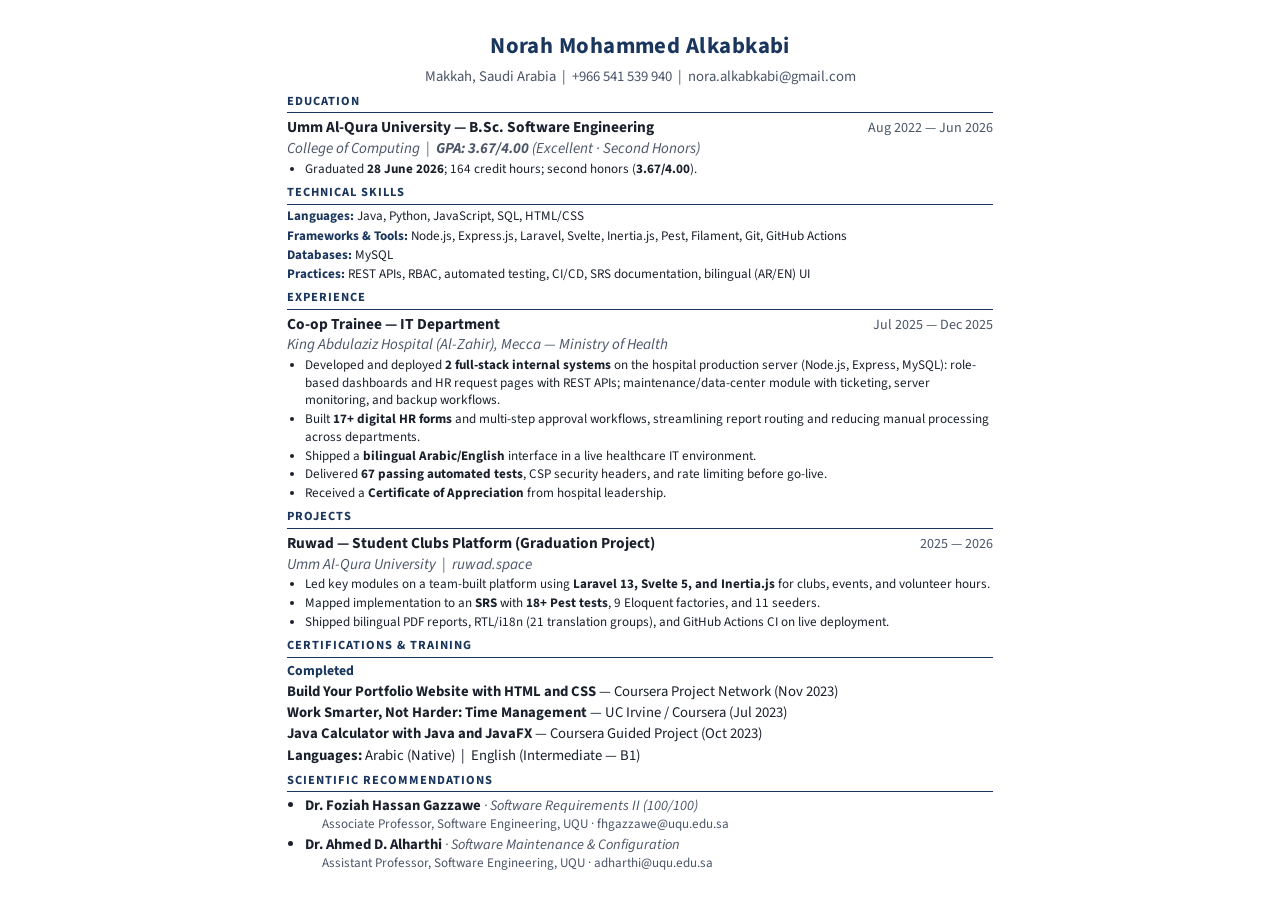
<file: cv/resume.html>
<!DOCTYPE html>
<html lang="en">
<head>
  <meta charset="UTF-8">
  <meta name="viewport" content="width=device-width, initial-scale=1">
  <title>Norah Alkabkabi — Resume</title>
  <link rel="icon" href="../assets/favicon.svg" type="image/svg+xml">
  <style>
    @import url('https://fonts.googleapis.com/css2?family=Source+Sans+3:wght@400;600;700&display=swap');

    :root {
      --text: #1a202c;
      --muted: #4a5568;
      --accent: #1a365d;
      --rule: #cbd5e0;
    }

    * { box-sizing: border-box; margin: 0; padding: 0; }

    body {
      font-family: 'Source Sans 3', system-ui, sans-serif;
      font-size: 9.85pt;
      line-height: 1.34;
      color: var(--text);
      background: #fff;
      padding: 0;
    }

    .page {
      max-width: 8.27in;
      min-height: auto;
      margin: 0 auto;
      background: #fff;
      padding: 0.32in 0.46in 0.24in;
    }

    header { text-align: center; margin-bottom: 0.38rem; }

    h1 {
      font-size: 1.42rem;
      font-weight: 700;
      letter-spacing: 0.02em;
      color: var(--accent);
    }

    .contact {
      margin-top: 0.35rem;
      font-size: 0.92rem;
      color: var(--muted);
    }

    section { margin-bottom: 0.34rem; }

    h2 {
      font-size: 0.78rem;
      font-weight: 700;
      text-transform: uppercase;
      letter-spacing: 0.08em;
      color: var(--accent);
      border-bottom: 1.5px solid var(--accent);
      padding-bottom: 0.2rem;
      margin-bottom: 0.24rem;
    }

    .entry-header {
      display: flex;
      justify-content: space-between;
      align-items: baseline;
      gap: 1rem;
      margin-bottom: 0.15rem;
    }

    .entry-title { font-weight: 700; font-size: 0.96rem; }
    .entry-date { font-size: 0.88rem; color: var(--muted); white-space: nowrap; }
    .entry-sub { font-style: italic; color: var(--muted); font-size: 0.95rem; }

    ul {
      margin: 0.08rem 0 0 1.1rem;
      padding: 0;
    }

    li { margin-bottom: 0.08rem; }

    .skills p { margin-bottom: 0.1rem; }
    .skills strong { color: var(--accent); }

    .gpa { font-weight: 700; }

    .placeholder {
      background: #fef3c7;
      padding: 0 0.15rem;
      border-radius: 2px;
      font-style: italic;
      color: var(--muted);
    }

    .sub-label {
      font-size: 0.86rem;
      font-weight: 700;
      color: var(--accent);
      margin: 0.2rem 0 0.08rem;
    }

    .highlight-list li { font-size: 0.92rem; }

    .ref-list li {
      margin-bottom: 0.14rem;
      break-inside: avoid;
      page-break-inside: avoid;
    }

    .ref-note {
      font-style: italic;
      color: var(--muted);
      font-size: 0.9rem;
    }

    .ref-meta {
      font-size: 0.82rem;
      color: var(--muted);
      margin-top: 0.02rem;
      margin-left: 1.1rem;
      line-height: 1.26;
    }

    .cert-block { font-size: 0.92rem; margin-bottom: 0.08rem; }

    .print-hint { display: none; }

    @media print {
      @page { size: A4; margin: 0; }

      body { background: #fff; padding: 0; font-size: 9.75pt; line-height: 1.32; }
      .page {
        box-shadow: none;
        padding: 0.32in 0.46in 0.24in;
        max-width: none;
        min-height: auto;
      }
      header { margin-bottom: 0.38rem; }
      h1 { font-size: 1.4rem; }
      section { margin-bottom: 0.34rem; }
      section:last-child { margin-bottom: 0; }
      h2 { margin-bottom: 0.2rem; padding-bottom: 0.1rem; font-size: 0.76rem; }
      ul { margin-top: 0.06rem; }
      li { margin-bottom: 0.06rem; break-inside: avoid; page-break-inside: avoid; }
      .entry-title { font-size: 0.94rem; }
      .ref-list li { margin-bottom: 0.1rem; break-inside: avoid; page-break-inside: avoid; }
      .ref-meta { font-size: 0.78rem; line-height: 1.24; }
      .cert-block { margin-bottom: 0.06rem; font-size: 0.9rem; }
      .skills p { margin-bottom: 0.08rem; }
      .sub-label { margin: 0.16rem 0 0.06rem; }
      .print-hint { display: none; }
      .placeholder { background: transparent; font-style: italic; }
    }
  </style>
</head>
<body>
  <main class="page">
    <header>
      <h1>Norah Mohammed Alkabkabi</h1>
      <p class="contact">
        Makkah, Saudi Arabia &nbsp;|&nbsp; +966 541 539 940 &nbsp;|&nbsp;
        nora.alkabkabi@gmail.com
      </p>
    </header>

    <section>
      <h2>Education</h2>
      <div class="entry-header">
        <div>
          <div class="entry-title">Umm Al-Qura University — B.Sc. Software Engineering</div>
          <div class="entry-sub">College of Computing &nbsp;|&nbsp; <span class="gpa">GPA: 3.67/4.00</span> (Excellent · Second Honors)</div>
        </div>
        <div class="entry-date">Aug 2022 — Jun 2026</div>
      </div>
      <ul>
        <li>Graduated <strong>28 June 2026</strong>; 164 credit hours; second honors (<span class="gpa">3.67/4.00</span>).</li>
      </ul>
    </section>

    <section class="skills">
      <h2>Technical Skills</h2>
      <p><strong>Languages:</strong> Java, Python, JavaScript, SQL, HTML/CSS</p>
      <p><strong>Frameworks &amp; Tools:</strong> Node.js, Express.js, Laravel, Svelte, Inertia.js, Pest, Filament, Git, GitHub Actions</p>
      <p><strong>Databases:</strong> MySQL</p>
      <p><strong>Practices:</strong> REST APIs, RBAC, automated testing, CI/CD, SRS documentation, bilingual (AR/EN) UI</p>
    </section>

    <section>
      <h2>Experience</h2>
      <div class="entry-header">
        <div>
          <div class="entry-title">Co-op Trainee — IT Department</div>
          <div class="entry-sub">King Abdulaziz Hospital (Al-Zahir), Mecca — Ministry of Health</div>
        </div>
        <div class="entry-date">Jul 2025 — Dec 2025</div>
      </div>
      <ul>
        <li>Developed and deployed <strong>2 full-stack internal systems</strong> on the hospital production server (Node.js, Express, MySQL): role-based dashboards and HR request pages with REST APIs; maintenance/data-center module with ticketing, server monitoring, and backup workflows.</li>
        <li>Built <strong>17+ digital HR forms</strong> and multi-step approval workflows, streamlining report routing and reducing manual processing across departments.</li>
        <li>Shipped a <strong>bilingual Arabic/English</strong> interface in a live healthcare IT environment.</li>
        <li>Delivered <strong>67 passing automated tests</strong>, CSP security headers, and rate limiting before go-live.</li>
        <li>Received a <strong>Certificate of Appreciation</strong> from hospital leadership.</li>
      </ul>
    </section>

    <section>
      <h2>Projects</h2>
      <div class="entry-header">
        <div>
          <div class="entry-title">Ruwad — Student Clubs Platform (Graduation Project)</div>
          <div class="entry-sub">Umm Al-Qura University &nbsp;|&nbsp; ruwad.space</div>
        </div>
        <div class="entry-date">2025 — 2026</div>
      </div>
      <ul>
        <li>Led key modules on a team-built platform using <strong>Laravel 13, Svelte 5, and Inertia.js</strong> for clubs, events, and volunteer hours.</li>
        <li>Mapped implementation to an <strong>SRS</strong> with <strong>18+ Pest tests</strong>, 9 Eloquent factories, and 11 seeders.</li>
        <li>Shipped bilingual PDF reports, RTL/i18n (21 translation groups), and GitHub Actions CI on live deployment.</li>
      </ul>
    </section>

    <section>
      <h2>Certifications &amp; Training</h2>
      <p class="sub-label">Completed</p>
      <p class="cert-block"><strong>Build Your Portfolio Website with HTML and CSS</strong> — Coursera Project Network (Nov 2023)</p>
      <p class="cert-block"><strong>Work Smarter, Not Harder: Time Management</strong> — UC Irvine / Coursera (Jul 2023)</p>
      <p class="cert-block"><strong>Java Calculator with Java and JavaFX</strong> — Coursera Guided Project (Oct 2023)</p>

      <p class="cert-block" style="margin-top: 0.2rem;"><strong>Languages:</strong> Arabic (Native) &nbsp;|&nbsp; English (Intermediate — B1)</p>
    </section>

    <section>
      <h2>Scientific Recommendations</h2>
      <ul class="highlight-list ref-list">
        <li>
          <strong>Dr. Foziah Hassan Gazzawe</strong>
          <span class="ref-note">· Software Requirements II (100/100)</span>
          <div class="ref-meta">Associate Professor, Software Engineering, UQU · fhgazzawe@uqu.edu.sa</div>
        </li>
        <li>
          <strong>Dr. Ahmed D. Alharthi</strong>
          <span class="ref-note">· Software Maintenance &amp; Configuration</span>
          <div class="ref-meta">Assistant Professor, Software Engineering, UQU · adharthi@uqu.edu.sa</div>
        </li>
      </ul>
    </section>
  </main>
</body>
</html>
</file>
<file: styles.css>
/* Portfolio — Norah · UQU academic authority + youthful tech accent */

/* ── Light — UQU green (60%), crisp white (30%), electric accent (10%) ── */
:root,
[data-theme="light"] {
  --bg: #f8fbf9;
  --bg-elevated: #ffffff;
  --bg-card: #ffffff;
  --border: #d5e4dc;
  --border-subtle: #e8f0eb;
  --text: #000000;
  --text-muted: #1a1a1a;
  --text-dim: #333333;
  --accent: #0e5a38;
  --accent-2: #1a7a52;
  --accent-3: #00d9a0;
  --accent-hover: #0a4529;
  --accent-soft: rgba(14, 90, 56, 0.09);
  --accent-2-soft: rgba(26, 122, 82, 0.1);
  --accent-3-soft: rgba(0, 217, 160, 0.12);
  --glow-1: rgba(14, 90, 56, 0.07);
  --glow-2: rgba(26, 122, 82, 0.06);
  --glow-3: rgba(0, 217, 160, 0.08);
  --nav-bg: rgba(248, 251, 249, 0.94);
  --btn-primary-text: #ffffff;
  --btn-primary-bg: #0e5a38;
  --btn-primary-hover: #0a4529;
  --code-bg: #eef5f1;
  --gold: #8a6b1f;
  --gold-soft: rgba(138, 107, 31, 0.12);
  --success: #0e5a38;
  --success-soft: rgba(14, 90, 56, 0.1);
  --success-border: rgba(14, 90, 56, 0.25);
  --team-soft: rgba(0, 217, 160, 0.1);
  --team-border: rgba(0, 217, 160, 0.28);
  --rtl-color: #1a7a52;
  --rtl-soft: rgba(26, 122, 82, 0.1);
  --rtl-border: rgba(26, 122, 82, 0.25);
  --stat-num: var(--accent-2);
  --hero-mesh: url("data:image/svg+xml,%3Csvg xmlns='http://www.w3.org/2000/svg' width='72' height='72'%3E%3Ccircle cx='6' cy='6' r='1' fill='%230e5a38' opacity='0.06'/%3E%3C/svg%3E");
  --font-sans: "IBM Plex Sans Arabic", "Plus Jakarta Sans", system-ui, sans-serif;
  --font-mono: "JetBrains Mono", ui-monospace, monospace;
  --radius: 12px;
  --radius-lg: 16px;
  --max-width: 1080px;
  --nav-height: 64px;
  color-scheme: light;
}

/* ── Dark — deep forest, readable, electric green accent ── */
[data-theme="dark"] {
  --bg: #0a1210;
  --bg-elevated: #111a16;
  --bg-card: #162019;
  --border: #243830;
  --border-subtle: #1a2820;
  --text: #ffffff;
  --text-muted: #f5f5f5;
  --text-dim: #e8e8e8;
  --accent: #4ecf9a;
  --accent-2: #6ee0b0;
  --accent-3: #00ffc8;
  --accent-hover: #8ae8be;
  --accent-soft: rgba(78, 207, 154, 0.12);
  --accent-2-soft: rgba(110, 224, 176, 0.1);
  --accent-3-soft: rgba(0, 255, 200, 0.1);
  --glow-1: rgba(78, 207, 154, 0.1);
  --glow-2: rgba(110, 224, 176, 0.08);
  --glow-3: rgba(0, 255, 200, 0.06);
  --nav-bg: rgba(10, 18, 16, 0.94);
  --btn-primary-text: #0a1210;
  --btn-primary-bg: #4ecf9a;
  --btn-primary-hover: #6ee0b0;
  --code-bg: #0e1814;
  --gold: #d4b86a;
  --gold-soft: rgba(212, 184, 106, 0.12);
  --success: #4ecf9a;
  --success-soft: rgba(78, 207, 154, 0.1);
  --success-border: rgba(78, 207, 154, 0.25);
  --team-soft: rgba(0, 255, 200, 0.08);
  --team-border: rgba(0, 255, 200, 0.22);
  --rtl-color: #6ee0b0;
  --rtl-soft: rgba(110, 224, 176, 0.1);
  --rtl-border: rgba(110, 224, 176, 0.25);
  --stat-num: var(--accent-2);
  --hero-mesh: none;
  color-scheme: dark;
}

*, *::before, *::after {
  box-sizing: border-box;
}

html {
  scroll-behavior: smooth;
  scroll-padding-top: calc(var(--nav-height) + env(safe-area-inset-top, 0px) + 1rem);
  -webkit-text-size-adjust: 100%;
  text-size-adjust: 100%;
  overflow-x: clip;
  font-size: clamp(17px, 1.1vw + 14px, 20px);
}

body {
  margin: 0;
  font-family: var(--font-sans);
  font-size: 1.0625rem;
  line-height: 1.7;
  color: var(--text);
  background: var(--bg);
  background-image: var(--hero-mesh);
  -webkit-font-smoothing: antialiased;
  transition: background-color 0.3s ease, color 0.3s ease;
  overflow-x: clip;
  padding-inline: env(safe-area-inset-left, 0px) env(safe-area-inset-right, 0px);
}

::selection {
  background: var(--accent-soft);
  color: var(--text);
}

a {
  color: var(--accent);
  text-decoration: none;
  transition: color 0.15s;
}

a:hover {
  color: var(--accent-hover);
}

img {
  max-width: 100%;
  display: block;
}

code {
  font-family: var(--font-mono);
  font-size: 0.88em;
  padding: 0.12em 0.4em;
  background: var(--code-bg);
  border: 1px solid var(--border-subtle);
  border-radius: 6px;
  color: var(--text);
}

/* Layout */

.container {
  width: 100%;
  max-width: var(--max-width);
  margin-inline: auto;
  padding-inline: clamp(1rem, 4vw, 2.5rem);
}

.section {
  padding: clamp(3rem, 8vw, 5rem) 0;
}

.section-label {
  display: inline-flex;
  align-items: center;
  gap: 0.5rem;
  font-family: var(--font-mono);
  font-size: 0.85rem;
  font-weight: 600;
  letter-spacing: 0.08em;
  text-transform: uppercase;
  color: var(--accent);
  margin-bottom: 0.75rem;
}

.section-label::before {
  content: "";
  width: 24px;
  height: 2px;
  background: var(--accent-2);
  border-radius: 2px;
}

.section-title {
  margin: 0 0 1rem;
  font-size: clamp(1.85rem, 4vw, 2.35rem);
  font-weight: 700;
  letter-spacing: -0.02em;
  line-height: 1.25;
  color: var(--text);
}

.section-lead {
  margin: 0 0 2.5rem;
  font-size: clamp(1.05rem, 2.2vw, 1.25rem);
  color: var(--text-muted);
  max-width: 65ch;
}

/* Nav */

.nav {
  position: fixed;
  top: 0;
  left: 0;
  right: 0;
  z-index: 100;
  height: calc(var(--nav-height) + env(safe-area-inset-top, 0px));
  padding-top: env(safe-area-inset-top, 0px);
  padding-inline: env(safe-area-inset-left, 0px) env(safe-area-inset-right, 0px);
  background: var(--nav-bg);
  border-bottom: 1px solid var(--border-subtle);
  transition: background 0.3s ease, border-color 0.3s ease;
}

.nav-inner {
  display: flex;
  justify-content: space-between;
  align-items: center;
  gap: 1rem;
  height: 100%;
}

.nav-logo {
  display: inline-flex;
  align-items: center;
  gap: 0.45rem;
  font-weight: 700;
  font-size: 1.2rem;
  color: var(--text);
  letter-spacing: -0.03em;
  text-decoration: none;
}

.nav-logo-mark {
  border-radius: 8px;
  flex-shrink: 0;
}

.nav-logo span {
  color: var(--accent-2);
}

.nav-actions {
  display: flex;
  align-items: center;
  gap: 0.35rem;
}

.locale-toggle,
.theme-toggle,
.nav-toggle {
  display: flex;
  align-items: center;
  justify-content: center;
  background: var(--accent-soft);
  border: 1px solid var(--border);
  border-radius: 10px;
  color: var(--text);
  cursor: pointer;
  padding: 0.45rem;
  transition: background 0.15s, border-color 0.15s, transform 0.15s;
}

.locale-toggle {
  min-width: 38px;
  height: 38px;
  padding: 0 0.65rem;
  font-family: inherit;
  font-size: 0.78rem;
  font-weight: 700;
}

.theme-toggle {
  width: 38px;
  height: 38px;
}

.locale-toggle:hover,
.theme-toggle:hover,
.nav-toggle:hover {
  border-color: var(--accent);
  transform: scale(1.05);
}

.theme-toggle .icon-moon { display: none; }
[data-theme="dark"] .theme-toggle .icon-sun { display: none; }
[data-theme="dark"] .theme-toggle .icon-moon { display: block; }

.nav-links {
  position: fixed;
  z-index: 101;
  top: env(safe-area-inset-top, 0px);
  left: 50%;
  transform: translateX(-50%);
  width: min(100%, var(--max-width));
  max-width: var(--max-width);
  margin: 0;
  padding-inline: clamp(1rem, 4vw, 2.5rem);
  height: var(--nav-height);
  display: flex;
  align-items: center;
  justify-content: center;
  flex-wrap: wrap;
  gap: 1rem 1.25rem;
  list-style: none;
  pointer-events: none;
  background: transparent;
}

.nav-links li {
  pointer-events: auto;
}

.nav-links a {
  font-size: 1rem;
  color: var(--text);
  font-weight: 600;
  text-decoration: none;
}

.nav-links a:hover,
.nav-links a.active {
  color: var(--accent);
}

.nav-toggle {
  display: none;
  background: var(--accent-soft);
  width: 38px;
  height: 38px;
}

.nav-toggle-bars {
  display: flex;
  flex-direction: column;
  justify-content: center;
  gap: 5px;
  width: 20px;
  height: 20px;
}

.nav-toggle-bar {
  display: block;
  width: 100%;
  height: 2px;
  background: currentColor;
  border-radius: 2px;
  transition: transform 0.22s ease, opacity 0.22s ease;
  transform-origin: center;
}

.nav-toggle[aria-expanded="true"] .nav-toggle-bar:nth-child(1) {
  transform: translateY(7px) rotate(45deg);
}

.nav-toggle[aria-expanded="true"] .nav-toggle-bar:nth-child(2) {
  opacity: 0;
}

.nav-toggle[aria-expanded="true"] .nav-toggle-bar:nth-child(3) {
  transform: translateY(-7px) rotate(-45deg);
}

.nav-backdrop {
  position: fixed;
  inset: 0;
  z-index: 99;
  margin: 0;
  padding: 0;
  border: none;
  background: rgba(15, 23, 42, 0.5);
  cursor: pointer;
  opacity: 0;
  visibility: hidden;
  pointer-events: none;
  transition: opacity 0.22s ease, visibility 0.22s ease;
}

[data-theme="dark"] .nav-backdrop {
  background: rgba(0, 0, 0, 0.62);
}

.nav-backdrop.is-visible {
  opacity: 1;
  visibility: visible;
  pointer-events: auto;
}

html.nav-menu-open,
body.nav-menu-open {
  overflow: hidden;
}

.fade-in {
  opacity: 0;
  transform: translateY(16px);
  transition: opacity 0.5s ease, transform 0.5s ease;
}

.fade-in.visible {
  opacity: 1;
  transform: translateY(0);
}

/* At-a-glance summary */

.highlights-section {
  padding-top: 2rem;
  padding-bottom: 2.5rem;
  background: var(--bg-elevated);
  border-bottom: 1px solid var(--border-subtle);
}

.highlights-summary-grid {
  display: grid;
  grid-template-columns: repeat(auto-fit, minmax(min(100%, 260px), 1fr));
  gap: 1rem;
}

.summary-card {
  display: block;
  padding: 1.35rem 1.5rem;
  background: var(--bg-card);
  border: 1px solid var(--border);
  border-radius: var(--radius-lg);
  text-decoration: none;
  color: inherit;
  transition: border-color 0.2s, transform 0.2s;
}

.summary-card:hover {
  border-color: var(--accent);
  transform: translateY(-2px);
}

.summary-card .summary-metric {
  margin: 0 0 0.35rem;
  font-size: 1.65rem;
  font-weight: 800;
  color: var(--accent);
  line-height: 1;
}

.summary-card h3 {
  margin: 0 0 0.45rem;
  font-size: 1.1rem;
  font-weight: 700;
  color: var(--text);
}

.summary-card p {
  margin: 0;
  font-size: 0.98rem;
  color: var(--text-muted);
  line-height: 1.55;
}

.academic-strengths-compact {
  grid-template-columns: repeat(2, minmax(0, 1fr));
}

/* Grade distribution donut chart */

:root,
[data-theme="light"] {
  --grade-aplus: #0a4529;
  --grade-a: #0e5a38;
  --grade-bplus: #1a7a52;
  --grade-b: #3d9a72;
  --grade-cplus: #8a6b1f;
  --grade-c: #b8860b;
  --grade-d: #c45c4a;
  --grade-f: #8b3a3a;
}

[data-theme="dark"] {
  --grade-aplus: #6ee0b0;
  --grade-a: #4ecf9a;
  --grade-bplus: #2db87a;
  --grade-b: #1a8f5c;
  --grade-cplus: #d4b86a;
  --grade-c: #c9a227;
  --grade-d: #e88a7a;
  --grade-f: #d46a6a;
}

.grade-distribution-card {
  margin-top: 1.75rem;
  padding: 1.5rem;
  background: var(--bg-card);
  border: 1px solid var(--border);
  border-radius: var(--radius-lg);
}

.grade-distribution-card .section-label {
  margin-top: 0;
}

.grade-distribution-lead {
  margin-bottom: 1.25rem;
}

.grade-distribution-layout {
  display: flex;
  align-items: center;
  gap: 2rem;
  flex-wrap: wrap;
}

.grade-donut-wrap {
  position: relative;
  width: min(220px, 100%);
  aspect-ratio: 1;
  flex-shrink: 0;
}

.grade-donut-svg {
  width: 100%;
  height: 100%;
  display: block;
}

.grade-donut-center {
  position: absolute;
  inset: 0;
  display: flex;
  flex-direction: column;
  align-items: center;
  justify-content: center;
  text-align: center;
  pointer-events: none;
}

.grade-donut-total {
  font-size: 1.85rem;
  font-weight: 800;
  color: var(--accent);
  line-height: 1;
}

.grade-donut-center span {
  margin-top: 0.2rem;
  font-size: 0.72rem;
  font-weight: 600;
  color: var(--text-dim);
}

.grade-legend {
  list-style: none;
  margin: 0;
  padding: 0;
  display: grid;
  grid-template-columns: repeat(2, minmax(0, 1fr));
  gap: 0.65rem 1.5rem;
  flex: 1;
  min-width: min(100%, 280px);
}

.grade-legend-item {
  display: flex;
  align-items: center;
  gap: 0.55rem;
  font-size: 0.88rem;
}

.grade-legend-swatch {
  width: 0.75rem;
  height: 0.75rem;
  border-radius: 3px;
  flex-shrink: 0;
}

.grade-legend-label {
  font-weight: 700;
  color: var(--text);
  min-width: 2.5rem;
  font-family: var(--font-mono);
  font-size: 0.82rem;
}

.grade-legend-pct {
  font-weight: 700;
  color: var(--accent-2);
  font-variant-numeric: tabular-nums;
}

.grade-legend-count {
  color: var(--text-dim);
  font-size: 0.78rem;
  font-variant-numeric: tabular-nums;
}

.grade-legend-item.is-zero .grade-legend-pct,
.grade-legend-item.is-zero .grade-legend-count {
  opacity: 0.45;
}

@media (max-width: 640px) {
  .academic-strengths-compact {
    grid-template-columns: 1fr;
  }

  .grade-distribution-layout {
    flex-direction: column;
    align-items: stretch;
  }

  .grade-donut-wrap {
    margin-inline: auto;
  }

  .grade-legend {
    grid-template-columns: 1fr;
  }
}

/* Hero — memorable first screen */

.hero-memorable {
  min-height: 100svh;
  display: flex;
  align-items: center;
  padding-top: calc(var(--nav-height) + env(safe-area-inset-top, 0px));
  padding-bottom: clamp(2rem, 5vw, 3rem);
  position: relative;
  overflow-x: clip;
  border-bottom: 1px solid var(--border-subtle);
}

.hero-memorable-inner {
  display: flex;
  flex-direction: column;
  gap: clamp(1.75rem, 4vw, 2.5rem);
  position: relative;
  width: 100%;
}

.hero-intro {
  text-align: center;
  max-width: 42rem;
  margin-inline: auto;
}

.hero-avatar {
  display: block;
  width: clamp(96px, 18vw, 120px);
  height: clamp(96px, 18vw, 120px);
  margin: 0 auto 1.15rem;
  border-radius: 50%;
  border: 3px solid var(--accent-3);
  box-shadow: 0 8px 28px var(--glow-1), 0 0 0 4px var(--bg-card);
  object-fit: cover;
}

.hero-hook {
  margin: 0;
  font-size: clamp(1.05rem, 2.4vw, 1.28rem);
  color: var(--text-muted);
  line-height: 1.75;
}

.hero-pillars {
  display: grid;
  grid-template-columns: 1fr;
  gap: 0.85rem;
}

@media (min-width: 768px) {
  .hero-pillars {
    grid-template-columns: repeat(3, minmax(0, 1fr));
    gap: 1rem;
  }
}

.hero-pillar {
  display: flex;
  flex-direction: column;
  padding: 1.5rem 1.35rem;
  background: var(--bg-card);
  border: 1px solid var(--border);
  border-radius: var(--radius-lg);
  text-decoration: none;
  color: inherit;
  transition: border-color 0.2s, transform 0.2s, box-shadow 0.2s;
  min-height: 100%;
}

.hero-pillar:hover {
  border-color: var(--accent);
  transform: translateY(-3px);
  box-shadow: 0 8px 24px var(--glow-1);
}

.hero-pillar-featured {
  border-color: var(--accent-2);
  background: linear-gradient(165deg, var(--accent-soft) 0%, var(--bg-card) 55%);
}

.hero-pillar-metric {
  display: block;
  margin-bottom: 0.5rem;
  font-size: clamp(1.85rem, 4vw, 2.35rem);
  font-weight: 800;
  font-family: var(--font-mono);
  color: var(--accent);
  line-height: 1;
  letter-spacing: -0.03em;
}

.hero-pillar h2 {
  margin: 0 0 0.5rem;
  font-size: clamp(1rem, 2vw, 1.12rem);
  font-weight: 700;
  color: var(--text);
  line-height: 1.3;
}

.hero-pillar p {
  margin: 0;
  margin-top: auto;
  font-size: 0.92rem;
  color: var(--text-muted);
  line-height: 1.55;
}

.hero-foot {
  display: flex;
  flex-direction: column;
  align-items: center;
  gap: 1.25rem;
  text-align: center;
}

.hero-chips {
  margin: 0;
  font-size: 0.88rem;
  font-weight: 600;
  color: var(--text-dim);
  letter-spacing: 0.01em;
}

.hero-scroll-cue {
  display: inline-flex;
  flex-direction: column;
  align-items: center;
  gap: 0.35rem;
  font-size: 0.9rem;
  font-weight: 600;
  color: var(--accent-2);
  text-decoration: none;
  transition: color 0.15s, transform 0.15s;
}

.hero-scroll-cue svg {
  animation: scroll-bounce 2s ease-in-out infinite;
}

.hero-scroll-cue:hover {
  color: var(--accent);
  transform: translateY(2px);
}

@keyframes scroll-bounce {
  0%, 100% { transform: translateY(0); }
  50% { transform: translateY(4px); }
}

/* Details gateway — transition into long-form content */

.details-gateway {
  padding: clamp(2.5rem, 6vw, 3.5rem) 0 clamp(1.5rem, 4vw, 2rem);
  background: var(--bg-elevated);
  border-bottom: 1px solid var(--border-subtle);
  text-align: center;
}

.details-gateway .section-label {
  justify-content: center;
}

.details-gateway .section-label::before {
  display: none;
}

.details-gateway-title {
  margin-bottom: 0.75rem;
}

.details-gateway-lead {
  margin-inline: auto;
  margin-bottom: 0;
  max-width: 52ch;
}

/* Hero (legacy stats — kept for training section reuse) */

.hero {
  min-height: 100svh;
  display: flex;
  align-items: center;
  padding-top: calc(var(--nav-height) + env(safe-area-inset-top, 0px));
  position: relative;
  overflow-x: clip;
}

.hero::before {
  content: "";
  position: absolute;
  inset: 0;
  background:
    radial-gradient(ellipse 55% 45% at 88% 12%, var(--glow-1) 0%, transparent 70%),
    radial-gradient(ellipse 50% 40% at 8% 88%, var(--glow-2) 0%, transparent 65%),
    radial-gradient(ellipse 35% 30% at 50% 50%, var(--glow-3) 0%, transparent 60%);
  pointer-events: none;
}

.hero-grid {
  display: grid;
  grid-template-columns: 1fr;
  gap: clamp(1.5rem, 4vw, 2.5rem);
  align-items: center;
  position: relative;
  width: 100%;
}

.hero-grid > :first-child {
  min-width: 0;
  width: 100%;
}

.hero-grid > :first-child h1,
.hero-grid > :first-child p,
.hero-grid > :first-child .hero-eyebrow {
  overflow-wrap: normal;
  word-break: normal;
}

.hero-eyebrow {
  display: inline-flex;
  align-items: center;
  gap: 0.5rem;
  padding: 0.45rem 1rem;
  background: var(--accent-soft);
  border: 1px solid var(--border);
  border-radius: 100px;
  font-size: clamp(0.88rem, 2vw, 1rem);
  font-weight: 600;
  color: var(--accent);
  margin-bottom: 1.25rem;
  max-width: 100%;
  flex-wrap: wrap;
  width: fit-content;
}

.hero-eyebrow .dot {
  width: 7px;
  height: 7px;
  border-radius: 50%;
  background: var(--accent-3);
  animation: pulse 2s ease infinite;
  box-shadow: 0 0 6px var(--glow-3);
}

@keyframes pulse {
  0%, 100% { opacity: 1; transform: scale(1); }
  50% { opacity: 0.5; transform: scale(0.85); }
}

.hero h1 {
  margin: 0 0 1rem;
  font-size: clamp(2rem, 6vw, 3.5rem);
  font-weight: 700;
  letter-spacing: -0.03em;
  line-height: 1.15;
  color: var(--text);
}

.hero h1 .highlight {
  color: var(--accent-2);
}

.hero-tagline {
  margin: 0 0 1.75rem;
  font-size: clamp(1.05rem, 2.5vw, 1.3rem);
  color: var(--text-muted);
  max-width: 100%;
  line-height: 1.7;
}

.hero-actions {
  display: flex;
  flex-wrap: wrap;
  gap: 0.75rem;
}

.btn {
  display: inline-flex;
  align-items: center;
  gap: 0.5rem;
  padding: 0.85rem 1.5rem;
  font-family: inherit;
  font-size: 1rem;
  font-weight: 700;
  border-radius: var(--radius);
  border: 1px solid transparent;
  cursor: pointer;
  transition: background 0.15s, border-color 0.15s, transform 0.15s, box-shadow 0.15s;
  text-decoration: none;
}

.btn:hover {
  transform: translateY(-2px);
}

.btn-primary {
  background: var(--btn-primary-bg);
  color: var(--btn-primary-text);
  border-color: transparent;
  box-shadow: 0 2px 10px var(--glow-2);
}

.btn-primary:hover {
  background: var(--btn-primary-hover);
  color: var(--btn-primary-text);
  box-shadow: 0 4px 16px var(--glow-2);
}

.btn-ghost {
  background: var(--bg-card);
  color: var(--text);
  border-color: var(--border);
}

.btn-ghost:hover {
  border-color: var(--accent);
  color: var(--accent);
}

.hero-stats {
  display: grid;
  grid-template-columns: repeat(2, minmax(0, 1fr));
  gap: 1rem;
  width: 100%;
  max-width: 100%;
}

.stat-card {
  padding: 1.25rem 1.35rem;
  background: var(--bg-card);
  border: 1px solid var(--border);
  border-radius: var(--radius);
  min-width: 0;
  transition: border-color 0.2s, transform 0.2s;
  position: relative;
  overflow: hidden;
}

.stat-card::before {
  content: "";
  position: absolute;
  top: 0;
  left: 0;
  right: 0;
  height: 3px;
  background: var(--accent-2);
}

.stat-card:nth-child(2)::before {
  background: var(--accent);
}

.stat-card:nth-child(3)::before {
  background: var(--accent-3);
}

.stat-card:nth-child(4)::before {
  background: var(--accent-2);
}

.stat-card:hover {
  border-color: var(--accent);
  transform: translateY(-2px);
}

.stat-value {
  display: block;
  font-size: clamp(1.5rem, 4vw, 2rem);
  font-weight: 800;
  letter-spacing: -0.03em;
  color: var(--stat-num);
  line-height: 1;
  margin-bottom: 0.35rem;
}

.stat-label {
  font-size: clamp(0.85rem, 2vw, 0.95rem);
  color: var(--text-muted);
  line-height: 1.45;
  font-weight: 600;
}

/* About */

.about-grid {
  display: grid;
  grid-template-columns: 1fr;
  gap: clamp(1.5rem, 4vw, 2.5rem);
  align-items: start;
}

@media (min-width: 768px) {
  .about-grid {
    grid-template-columns: minmax(0, 1fr) minmax(0, 1fr);
  }
}

.about-text p {
  margin: 0 0 1rem;
  font-size: 1.05rem;
  line-height: 1.75;
  color: var(--text-muted);
}

.about-text p:last-child {
  margin-bottom: 0;
}

.focus-list {
  list-style: none;
  margin: 0;
  padding: 0;
  display: flex;
  flex-direction: column;
  gap: 0.65rem;
}

.focus-list li {
  font-size: 1rem;
  line-height: 1.6;
  color: var(--text-muted);
  display: flex;
  align-items: flex-start;
  gap: 0.75rem;
  padding: 0.9rem 1.1rem;
  background: var(--bg-card);
  border: 1px solid var(--border);
  border-radius: var(--radius);
  font-size: 0.92rem;
  color: var(--text-muted);
  font-weight: 500;
  transition: border-color 0.15s;
}

.focus-list li:hover {
  border-color: var(--accent);
}

.focus-list li::before {
  content: "→";
  color: var(--accent-2);
  font-weight: 600;
  flex-shrink: 0;
}

/* Tech stack */

.tech-grid {
  display: flex;
  flex-wrap: wrap;
  gap: 0.6rem;
}

.tech-tag {
  padding: 0.5rem 1rem;
  background: var(--bg-card);
  border: 1px solid var(--border);
  border-radius: 100px;
  font-family: var(--font-mono);
  font-size: 0.88rem;
  font-weight: 500;
  color: var(--text-muted);
  transition: border-color 0.15s, color 0.15s, background 0.15s;
}

.tech-tag:hover {
  border-color: var(--accent-2);
  color: var(--accent-2);
  background: var(--accent-2-soft);
}

.tech-tag.primary {
  border-color: transparent;
  color: var(--btn-primary-text);
  background: var(--btn-primary-bg);
  font-weight: 600;
}

.tech-tag.primary:hover {
  color: var(--btn-primary-text);
  opacity: 0.92;
}

/* Featured project */

.project-hero {
  background: var(--bg-elevated);
  border: 1px solid var(--border);
  border-radius: var(--radius-lg);
  padding: 2.5rem;
  margin-bottom: 2.5rem;
  position: relative;
  overflow: hidden;
}

.project-hero::after {
  content: "";
  position: absolute;
  top: -40%;
  right: -15%;
  width: 280px;
  height: 280px;
  background: radial-gradient(circle, var(--glow-2) 0%, transparent 70%);
  pointer-events: none;
}

.project-header {
  display: flex;
  flex-wrap: wrap;
  align-items: flex-start;
  justify-content: space-between;
  gap: 1.5rem;
  margin-bottom: 1.5rem;
  position: relative;
}

.project-meta h3 {
  margin: 0 0 0.35rem;
  font-size: 1.75rem;
  font-weight: 700;
  letter-spacing: -0.03em;
  color: var(--text);
}

.project-org {
  font-size: 0.9rem;
  color: var(--text-muted);
  margin: 0;
  font-weight: 500;
}

.project-badges {
  display: flex;
  flex-wrap: wrap;
  gap: 0.5rem;
}

.badge {
  padding: 0.35rem 0.75rem;
  border-radius: 100px;
  font-size: 0.72rem;
  font-weight: 700;
  letter-spacing: 0.03em;
  text-transform: uppercase;
}

.badge-live {
  background: var(--success-soft);
  color: var(--success);
  border: 1px solid var(--success-border);
}

.badge-team {
  background: var(--team-soft);
  color: var(--gold);
  border: 1px solid var(--team-border);
}

.badge-rtl {
  background: var(--rtl-soft);
  color: var(--rtl-color);
  border: 1px solid var(--rtl-border);
}

.project-summary {
  margin: 0;
  color: var(--text-muted);
  font-size: 1.08rem;
  line-height: 1.75;
  max-width: 100%;
  position: relative;
}

.project-metrics {
  display: grid;
  grid-template-columns: repeat(auto-fit, minmax(min(100%, 130px), 1fr));
  gap: 1rem;
  margin-top: 2rem;
  padding-top: 2rem;
  border-top: 1px solid var(--border);
  position: relative;
}

.metric {
  text-align: center;
  padding: 0.75rem 0.5rem;
  border-radius: var(--radius);
  background: var(--accent-soft);
  border: 1px solid var(--border-subtle);
}

.metric strong {
  display: block;
  font-size: 1.6rem;
  font-weight: 700;
  color: var(--accent-2);
  margin-bottom: 0.2rem;
}

.metric span {
  font-size: 0.92rem;
  color: var(--text-muted);
  font-weight: 600;
}

/* Contribution cards */

.contributions {
  display: flex;
  flex-direction: column;
  gap: 1rem;
}

.contrib-card {
  background: var(--bg-card);
  border: 1px solid var(--border);
  border-radius: var(--radius);
  overflow: hidden;
  transition: border-color 0.2s, box-shadow 0.2s;
}

.contrib-card:hover {
  border-color: var(--accent);
}

.contrib-card.open {
  border-color: var(--accent-2);
  box-shadow: 0 4px 24px var(--glow-2);
}

.contrib-trigger {
  width: 100%;
  display: flex;
  align-items: center;
  justify-content: space-between;
  gap: 1rem;
  padding: 1.25rem 1.5rem;
  background: none;
  border: none;
  color: inherit;
  font-family: inherit;
  text-align: left;
  cursor: pointer;
}

.contrib-trigger:hover {
  background: var(--accent-soft);
}

.contrib-left {
  display: flex;
  align-items: flex-start;
  gap: 1rem;
  flex: 1;
  min-width: 0;
}

.contrib-num {
  flex-shrink: 0;
  width: 38px;
  height: 38px;
  display: flex;
  align-items: center;
  justify-content: center;
  background: var(--accent-soft);
  border-radius: 10px;
  font-family: var(--font-mono);
  font-size: 0.82rem;
  font-weight: 700;
  color: var(--accent);
}

.contrib-card:nth-child(even) .contrib-num {
  color: var(--accent-2);
}

.contrib-title-wrap h4 {
  margin: 0 0 0.25rem;
  font-size: 1.05rem;
  font-weight: 700;
  color: var(--text);
}

.contrib-title-wrap p {
  margin: 0;
  font-size: 0.95rem;
  color: var(--text-muted);
}

.contrib-chevron {
  flex-shrink: 0;
  width: 20px;
  height: 20px;
  color: var(--text-dim);
  transition: transform 0.25s, color 0.25s;
}

.contrib-card.open .contrib-chevron {
  transform: rotate(180deg);
  color: var(--accent-2);
}

.contrib-body {
  display: grid;
  grid-template-rows: 0fr;
  transition: grid-template-rows 0.3s ease;
}

.contrib-card.open .contrib-body {
  grid-template-rows: 1fr;
}

.contrib-body-inner {
  overflow: hidden;
}

.contrib-content {
  padding: 0 1.5rem 1.5rem 4.25rem;
  border-top: 1px solid var(--border-subtle);
  padding-top: 1.25rem;
}

.contrib-content ul {
  margin: 0;
  padding: 0;
  list-style: none;
  display: flex;
  flex-direction: column;
  gap: 0.5rem;
}

.contrib-content li {
  position: relative;
  padding-left: 1.1rem;
  font-size: 0.9rem;
  color: var(--text-muted);
  line-height: 1.55;
}

.contrib-content li::before {
  content: "";
  position: absolute;
  left: 0;
  top: 0.55em;
  width: 5px;
  height: 5px;
  border-radius: 50%;
  background: var(--accent-2);
}

.contrib-content code {
  font-family: var(--font-mono);
  font-size: 0.82em;
  padding: 0.1em 0.35em;
  background: var(--code-bg);
  border-radius: 4px;
  color: var(--text);
  border: 1px solid var(--border-subtle);
}

.training-week-list {
  gap: 0.75rem !important;
}

.training-week-item {
  padding: 0.85rem 1rem !important;
  background: var(--bg-elevated);
  border: 1px solid var(--border-subtle);
  border-radius: var(--radius);
}

.training-week-item::before {
  display: none !important;
}

[dir="rtl"] .training-week-item {
  padding-right: 1rem !important;
  padding-left: 1rem !important;
}

.training-week-item strong {
  display: block;
  font-size: 0.82rem;
  font-weight: 600;
  color: var(--text);
  margin-bottom: 0.35rem;
}

.training-week-item p {
  margin: 0;
  font-size: 0.84rem;
  color: var(--text-muted);
  line-height: 1.55;
}

.contrib-tags {
  display: flex;
  flex-wrap: wrap;
  gap: 0.4rem;
  margin-top: 1rem;
}

.contrib-tag {
  font-family: var(--font-mono);
  font-size: 0.72rem;
  padding: 0.25rem 0.6rem;
  background: var(--accent-3-soft);
  border: 1px solid var(--border);
  border-radius: 100px;
  color: var(--text-dim);
  font-weight: 500;
}

/* Ruwad details panel — contributions, tests, SRS in one block */

.ruwad-details {
  margin-top: 2.5rem;
  padding: clamp(1.25rem, 3vw, 1.75rem);
  background: var(--bg-card);
  border: 1px solid var(--border);
  border-radius: var(--radius-lg);
}

.ruwad-details-lead {
  margin: 0 0 1.25rem;
  font-size: 0.98rem;
  color: var(--text-muted);
  line-height: 1.6;
  max-width: 65ch;
}

.ruwad-details .contributions {
  margin-bottom: 1.5rem;
}

.ruwad-details .impact-grid {
  padding-top: 1.5rem;
  border-top: 1px solid var(--border-subtle);
}

.project-lineage {
  margin-top: 2rem;
  padding: 1.25rem 1.5rem;
  background: var(--bg-muted);
  border: 1px solid var(--border);
  border-radius: var(--radius-md);
  font-size: 0.95rem;
  color: var(--text-muted);
  line-height: 1.65;
}

.project-lineage-label {
  margin: 0 0 0.35rem;
  font-size: 0.75rem;
  font-weight: 600;
  letter-spacing: 0.06em;
  text-transform: uppercase;
  color: var(--text-dim);
}

.project-lineage p {
  margin: 0;
}

.project-lineage a {
  color: var(--accent);
  font-weight: 500;
}

.project-lineage a:hover {
  text-decoration: underline;
}

/* Impact / SRS */

.impact-grid {
  display: grid;
  grid-template-columns: repeat(auto-fit, minmax(280px, 1fr));
  gap: 1.25rem;
}

.impact-card {
  padding: 1.5rem;
  background: var(--bg-card);
  border: 1px solid var(--border);
  border-radius: var(--radius);
  transition: border-color 0.2s, transform 0.2s;
}

.impact-card:hover {
  border-color: var(--accent-2);
  transform: translateY(-2px);
}

.impact-card h4 {
  margin: 0 0 0.5rem;
  font-size: 0.85rem;
  font-family: var(--font-mono);
  color: var(--accent-2);
  font-weight: 600;
}

.impact-card p {
  margin: 0;
  font-size: 0.92rem;
  color: var(--text-muted);
  line-height: 1.55;
}

/* Test table */

.test-section {
  background: var(--bg-elevated);
  border-top: 1px solid var(--border-subtle);
  border-bottom: 1px solid var(--border-subtle);
}

.tests-dropdown {
  margin-top: 0.5rem;
}

.tests-dropdown .contrib-body-inner {
  padding-top: 0.25rem;
}

.test-grid {
  display: grid;
  grid-template-columns: 1fr 1fr;
  gap: 2rem;
}

.test-column h4 {
  margin: 0 0 1rem;
  font-size: 0.95rem;
  font-weight: 700;
  color: var(--text);
}

.test-list {
  list-style: none;
  margin: 0;
  padding: 0;
  display: flex;
  flex-direction: column;
  gap: 0.4rem;
}

.test-list li {
  font-family: var(--font-mono);
  font-size: 0.9rem;
  color: var(--text-muted);
  padding: 0.5rem 0.75rem;
  background: var(--bg-card);
  border: 1px solid var(--border-subtle);
  border-radius: 8px;
  transition: border-color 0.15s;
}

.test-list li:hover {
  border-color: var(--accent-3);
}

/* Highlights */

.highlights {
  display: grid;
  grid-template-columns: repeat(auto-fit, minmax(300px, 1fr));
  gap: 1.25rem;
}

.highlight-card {
  padding: 1.5rem;
  background: var(--bg-card);
  border: 1px solid var(--border);
  border-radius: var(--radius);
  border-left: 3px solid var(--accent-2);
  transition: transform 0.2s;
}

.highlight-card:nth-child(2) {
  border-left-color: var(--accent);
}

.highlight-card:nth-child(3) {
  border-left-color: var(--accent-3);
}

.highlight-card:nth-child(4) {
  border-left-color: var(--accent-2);
}

.highlight-card:hover {
  transform: translateY(-2px);
}

.highlight-card p {
  margin: 0;
  font-size: 0.95rem;
  color: var(--text-muted);
  line-height: 1.6;
}

.highlight-card strong {
  color: var(--text);
}

/* Contact — compact strip (early on page) */

.contact-compact {
  padding: 1.25rem 0;
  background: var(--bg-elevated);
  border-block: 1px solid var(--border-subtle);
}

.contact-compact-inner {
  display: flex;
  flex-wrap: wrap;
  align-items: center;
  gap: 0.75rem 1.25rem;
}

.contact-compact-title {
  margin: 0;
  font-size: 0.95rem;
  font-weight: 700;
  color: var(--text);
  white-space: nowrap;
}

.contact-compact-desc {
  margin: 0;
  flex: 1;
  min-width: min(100%, 220px);
  font-size: 0.85rem;
  color: var(--text-dim);
  line-height: 1.5;
}

.contact-compact-links {
  display: flex;
  flex-wrap: wrap;
  gap: 0.45rem;
  margin-inline-start: auto;
}

.contact-compact-link {
  display: inline-flex;
  align-items: center;
  padding: 0.4rem 0.8rem;
  font-size: 0.8rem;
  font-weight: 600;
  color: var(--text-muted);
  background: var(--bg-card);
  border: 1px solid var(--border);
  border-radius: 100px;
  text-decoration: none;
  transition: border-color 0.15s, color 0.15s, background 0.15s;
}

.contact-compact-link:hover {
  border-color: var(--accent);
  color: var(--accent);
}

.contact-compact-link-primary {
  background: var(--btn-primary-bg);
  color: var(--btn-primary-text);
  border-color: transparent;
}

.contact-compact-link-primary:hover {
  background: var(--btn-primary-hover);
  color: var(--btn-primary-text);
}

/* Contact — full card (legacy, kept if reused) */

.contact-card {
  text-align: center;
  padding: 3rem 2rem;
  background: var(--bg-card);
  border: 1px solid var(--border);
  border-radius: var(--radius-lg);
  position: relative;
  overflow: hidden;
}

.contact-card::before {
  content: "";
  position: absolute;
  inset: 0;
  background: linear-gradient(135deg, var(--glow-1), var(--glow-2));
  opacity: 0.55;
  pointer-events: none;
}

.contact-card h2,
.contact-card p,
.contact-card .contact-links {
  position: relative;
}

.contact-card h2 {
  margin: 0 0 0.75rem;
  font-size: 1.85rem;
  font-weight: 800;
  letter-spacing: -0.03em;
}

.contact-card p {
  margin: 0 0 1.75rem;
  color: var(--text-muted);
}

.contact-links {
  display: flex;
  flex-wrap: wrap;
  justify-content: center;
  gap: 0.75rem;
}

/* Footer */

.footer {
  padding: 2rem 0;
  border-top: 1px solid var(--border-subtle);
  text-align: center;
  font-size: 0.85rem;
  color: var(--text-dim);
}

.footer-note {
  margin-top: 0.5rem;
  font-size: 0.8rem;
}

/* Award / honor */

.award-banner {
  display: flex;
  align-items: flex-start;
  gap: 1.25rem;
  padding: 1.5rem 1.75rem;
  background: var(--gold-soft);
  border: 1px solid var(--team-border);
  border-radius: var(--radius-lg);
  margin-bottom: 2rem;
  position: relative;
  overflow: hidden;
}

.award-banner::after {
  content: "★";
  position: absolute;
  right: 1.25rem;
  top: 50%;
  transform: translateY(-50%);
  font-size: 3.5rem;
  opacity: 0.12;
  color: var(--gold);
  pointer-events: none;
}

.award-icon {
  flex-shrink: 0;
  width: 52px;
  height: 52px;
  display: flex;
  align-items: center;
  justify-content: center;
  background: var(--gold-soft);
  border: 1px solid var(--team-border);
  border-radius: 14px;
  color: var(--gold);
}

.award-body h3 {
  margin: 0 0 0.35rem;
  font-size: 1.15rem;
  font-weight: 800;
  letter-spacing: -0.02em;
}

.award-body .award-ar {
  margin: 0 0 0.5rem;
  font-size: 1rem;
  font-weight: 700;
  color: var(--gold);
  direction: rtl;
}

.award-body p {
  margin: 0;
  font-size: 0.92rem;
  color: var(--text-muted);
  line-height: 1.55;
}

.badge-honor {
  background: var(--gold-soft);
  color: var(--gold);
  border: 1px solid var(--team-border);
}

.badge-deployed {
  background: var(--accent-2-soft);
  color: var(--accent-2);
  border: 1px solid var(--rtl-border);
}

.badge-health {
  background: var(--success-soft);
  color: var(--success);
  border: 1px solid var(--success-border);
}

/* Dual systems */

.systems-grid {
  display: grid;
  grid-template-columns: 1fr 1fr;
  gap: 1.25rem;
  margin-bottom: 2.5rem;
}

.system-card {
  padding: 1.5rem;
  background: var(--bg-card);
  border: 1px solid var(--border);
  border-radius: var(--radius);
  transition: border-color 0.2s, transform 0.2s;
}

.system-card:hover {
  border-color: var(--accent);
  transform: translateY(-2px);
}

.system-card h4 {
  margin: 0 0 0.5rem;
  font-size: 1.05rem;
  font-weight: 700;
}

.system-card .system-ar {
  display: block;
  margin-bottom: 0.65rem;
  font-size: 0.88rem;
  font-weight: 600;
  color: var(--accent-2);
  direction: rtl;
}

.system-card p {
  margin: 0;
  font-size: 0.9rem;
  color: var(--text-muted);
  line-height: 1.55;
}

/* Form categories */

.forms-grid {
  display: grid;
  grid-template-columns: repeat(auto-fill, minmax(220px, 1fr));
  gap: 0.75rem;
  margin-top: 1.25rem;
}

.form-chip {
  padding: 0.65rem 0.85rem;
  background: var(--bg-card);
  border: 1px solid var(--border);
  border-radius: var(--radius);
  font-size: 0.82rem;
}

.form-chip strong {
  display: block;
  font-size: 0.72rem;
  font-family: var(--font-mono);
  color: var(--accent);
  margin-bottom: 0.2rem;
}

.form-chip span {
  color: var(--text-muted);
  line-height: 1.4;
}

/* Timeline */

.timeline {
  display: flex;
  flex-direction: column;
  gap: 0;
  margin-top: 1rem;
  border-left: 2px solid var(--border);
  margin-left: 0.5rem;
  padding-left: 1.5rem;
}

.timeline-item {
  position: relative;
  padding-bottom: 1.5rem;
}

.timeline-item:last-child {
  padding-bottom: 0;
}

.timeline-item::before {
  content: "";
  position: absolute;
  left: -1.85rem;
  top: 0.35rem;
  width: 10px;
  height: 10px;
  border-radius: 50%;
  background: var(--accent-2);
  border: 2px solid var(--bg);
}

.timeline-item h5 {
  margin: 0 0 0.35rem;
  font-size: 0.95rem;
  font-weight: 700;
}

.timeline-item p {
  margin: 0;
  font-size: 0.88rem;
  color: var(--text-muted);
  line-height: 1.55;
}

.project-links {
  display: flex;
  flex-wrap: wrap;
  gap: 0.75rem;
  margin-top: 1.75rem;
}

/* Projects overview */

.projects-intro {
  margin-bottom: 2rem;
}

/* Coming soon */

.coming-soon {
  padding: 2rem;
  border: 2px dashed var(--border);
  border-radius: var(--radius);
  text-align: center;
  color: var(--text-dim);
  font-size: 0.9rem;
  background: var(--accent-soft);
}

.coming-soon span {
  display: block;
  margin-top: 0.35rem;
  font-size: 0.8rem;
  color: var(--accent);
  font-weight: 600;
}

/* Education */

.education-card {
  margin-top: 2.5rem;
  padding: 1.75rem;
  background: var(--bg-card);
  border: 1px solid var(--border);
  border-radius: var(--radius-lg);
  display: flex;
  flex-wrap: wrap;
  align-items: center;
  justify-content: space-between;
  gap: 1.25rem;
}

.education-header {
  display: flex;
  flex-wrap: wrap;
  align-items: flex-start;
  justify-content: space-between;
  gap: 1.5rem;
  flex: 1;
  min-width: 260px;
}

.education-card h3 {
  margin: 0 0 0.35rem;
  font-size: 1.25rem;
  font-weight: 800;
  letter-spacing: -0.02em;
}

.education-school,
.education-degree {
  margin: 0.15rem 0 0;
  font-size: 0.9rem;
  color: var(--text-muted);
}

.education-stats {
  display: flex;
  gap: 1rem;
}

.edu-stat {
  text-align: center;
  padding: 0.75rem 1rem;
  background: var(--accent-soft);
  border: 1px solid var(--border-subtle);
  border-radius: var(--radius);
  min-width: 100px;
}

.edu-stat strong {
  display: block;
  font-size: 1.5rem;
  font-weight: 800;
  color: var(--accent);
  line-height: 1;
  margin-bottom: 0.25rem;
}

.edu-stat span {
  font-size: 0.72rem;
  color: var(--text-dim);
  font-weight: 600;
}

.education-doc-links {
  display: flex;
  flex-wrap: wrap;
  gap: 0.5rem;
  width: 100%;
}

.credentials-section {
  margin-top: 2.5rem;
}

.credentials-rec-label {
  margin-top: 2.5rem;
}

/* Credentials gallery */

.credential-gallery {
  display: grid;
  grid-template-columns: 1fr;
  gap: 1.25rem;
  margin-bottom: 2rem;
}

.credential-gallery-three {
  grid-template-columns: 1fr;
}

.credential-gallery-two {
  grid-template-columns: 1fr;
}

@media (min-width: 640px) {
  .credential-gallery,
  .credential-gallery-two {
    grid-template-columns: repeat(2, 1fr);
  }

  .credential-gallery-three {
    grid-template-columns: repeat(3, 1fr);
  }
}

.credential-gallery-one {
  grid-template-columns: minmax(0, 520px);
}

.credential-gallery-compact {
  grid-template-columns: minmax(0, 360px);
  justify-content: center;
  margin-inline: auto;
}

.credential-gallery-compact .credential-figure img {
  max-height: 280px;
  object-fit: contain;
  background: var(--bg-elevated);
}

.credential-gallery-compact .credential-figure figcaption {
  text-align: center;
}

.university-honors {
  margin-top: 2.5rem;
  padding-top: 2rem;
  border-top: 1px solid var(--border);
}

.honor-block {
  margin-top: 2rem;
  padding: 1.35rem 1.5rem;
  background: var(--bg-card);
  border: 1px solid var(--border);
  border-radius: var(--radius-lg);
}

.honor-block:first-of-type {
  margin-top: 1.25rem;
}

.honor-block-title {
  margin: 0 0 0.5rem;
  font-size: 1.1rem;
}

.honor-block-lead {
  margin-bottom: 1.25rem !important;
}

.honor-block .credential-gallery {
  margin-bottom: 1rem;
}

.honor-pdf-link {
  margin-top: 0.25rem;
}

.academic-badges {
  display: flex;
  flex-wrap: wrap;
  gap: 0.45rem;
  margin-top: 0.85rem;
}

.academic-strengths-grid {
  display: grid;
  grid-template-columns: 1fr;
  gap: 1.25rem;
  margin-top: 1.75rem;
}

@media (min-width: 768px) {
  .academic-strengths-grid {
    grid-template-columns: repeat(3, minmax(0, 1fr));
  }
}

.academic-strength-card {
  padding: 1.35rem;
  background: var(--bg-card);
  border: 1px solid var(--border);
  border-radius: var(--radius);
  transition: border-color 0.2s, transform 0.2s;
}

.academic-strength-card:hover {
  border-color: var(--accent);
  transform: translateY(-2px);
}

.academic-strength-card-wide {
  grid-column: span 1;
}

@media (min-width: 768px) {
  .academic-strength-card-wide {
    grid-column: span 3;
  }
}

.academic-strength-card h4 {
  margin: 0 0 0.55rem;
  font-size: 1.05rem;
  font-weight: 700;
  color: var(--text);
}

.academic-strength-card p {
  margin: 0;
  font-size: 0.98rem;
  color: var(--text-muted);
  line-height: 1.65;
}

/* Difficult courses — TA star section */

.difficult-courses-label {
  margin-top: 2.5rem;
}

.difficult-courses-grid {
  display: grid;
  grid-template-columns: 1fr;
  gap: 1rem;
  margin-top: 1rem;
}

@media (min-width: 520px) {
  .difficult-courses-grid {
    grid-template-columns: repeat(2, minmax(0, 1fr));
  }
}

.course-card {
  padding: 1.25rem;
  background: var(--bg-card);
  border: 1px solid var(--border);
  border-radius: var(--radius);
  border-inline-start: 3px solid var(--accent);
  transition: border-color 0.2s, transform 0.2s;
}

.course-card:hover {
  border-color: var(--accent-2);
  transform: translateY(-2px);
}

/* Course projects */

.course-projects-grid {
  display: grid;
  grid-template-columns: 1fr;
  gap: 1.15rem;
  margin-bottom: 1.5rem;
}

@media (min-width: 640px) {
  .course-projects-grid {
    grid-template-columns: repeat(2, minmax(0, 1fr));
  }
}

@media (min-width: 1024px) {
  .course-projects-grid {
    grid-template-columns: repeat(3, minmax(0, 1fr));
  }
}

.course-project-card {
  display: flex;
  flex-direction: column;
  padding: 1.25rem;
  background: var(--bg-card);
  border: 1px solid var(--border);
  border-radius: var(--radius);
  transition: border-color 0.2s, transform 0.2s;
}

.course-project-card:hover {
  border-color: var(--accent-2);
  transform: translateY(-2px);
}

.course-project-header {
  display: flex;
  align-items: flex-start;
  justify-content: space-between;
  gap: 0.75rem;
  margin-bottom: 0.5rem;
}

.course-project-header h4 {
  margin: 0;
  font-size: 0.95rem;
  font-weight: 700;
  line-height: 1.35;
}

.course-project-header .badge {
  flex-shrink: 0;
  font-size: 0.68rem;
}

.course-project-course {
  margin: 0 0 0.5rem;
  font-size: 0.72rem;
  font-family: var(--font-mono);
  font-weight: 600;
  color: var(--accent);
  letter-spacing: 0.02em;
}

.course-project-desc {
  margin: 0 0 1rem;
  font-size: 0.88rem;
  color: var(--text-muted);
  line-height: 1.55;
  flex: 1;
}

.course-project-link {
  margin-top: auto;
  font-size: 0.82rem;
  font-weight: 600;
  color: var(--accent-2);
  text-decoration: none;
}

.course-project-link:hover {
  text-decoration: underline;
}

.course-projects-note {
  margin: 0;
  font-size: 0.88rem;
  color: var(--text-muted);
  font-style: italic;
}

.course-card-header {
  display: flex;
  align-items: flex-start;
  justify-content: space-between;
  gap: 0.75rem;
  margin-bottom: 0.5rem;
}

.course-card h4 {
  margin: 0;
  font-size: 0.95rem;
  font-weight: 700;
  color: var(--text);
}

.course-code {
  margin: 0 0 0.65rem;
  font-size: 0.78rem;
  color: var(--text-dim);
  font-family: var(--font-mono);
}

.course-grade {
  flex-shrink: 0;
  padding: 0.2rem 0.55rem;
  font-size: 0.72rem;
  font-weight: 800;
  letter-spacing: 0.04em;
  color: var(--accent);
  background: var(--accent-soft);
  border: 1px solid var(--success-border);
  border-radius: 6px;
}

.course-peer {
  margin: 0;
  padding-top: 0.65rem;
  border-top: 1px dashed var(--border-subtle);
  font-size: 0.82rem;
  color: var(--text-muted);
  line-height: 1.55;
}

.course-peer::before {
  content: "→ ";
  color: var(--accent-3);
  font-weight: 700;
}

.peer-impact-callout {
  margin-top: 1.25rem;
  padding: 1.15rem 1.35rem;
  background: var(--accent-3-soft);
  border: 1px solid var(--team-border);
  border-radius: var(--radius);
  font-size: 0.9rem;
  color: var(--text-muted);
  line-height: 1.65;
}

/* Teaching / mini-tutorial */

.teaching-section {
  margin-top: 3rem;
  padding: 2rem;
  background: var(--bg-card);
  border: 1px solid var(--border);
  border-radius: var(--radius-lg);
  position: relative;
  overflow: hidden;
}

.teaching-section::before {
  content: "";
  position: absolute;
  top: 0;
  inset-inline: 0;
  height: 3px;
  background: linear-gradient(90deg, var(--accent), var(--accent-3));
}

.teaching-section .section-label {
  margin-top: 0;
}

.mvc-diagram {
  display: grid;
  grid-template-columns: 1fr;
  gap: 0.75rem;
  margin: 1.5rem 0;
}

@media (min-width: 640px) {
  .mvc-diagram {
    grid-template-columns: repeat(3, 1fr);
  }
}

.mvc-layer {
  padding: 1rem;
  text-align: center;
  border-radius: var(--radius);
  border: 1px solid var(--border);
  background: var(--bg);
}

.mvc-layer strong {
  display: block;
  font-size: 0.85rem;
  color: var(--accent);
  margin-bottom: 0.35rem;
}

.mvc-layer span {
  font-size: 0.75rem;
  color: var(--text-dim);
  line-height: 1.45;
}

.mvc-arrow-row {
  display: flex;
  align-items: center;
  justify-content: center;
  gap: 0.5rem;
  margin: 0.5rem 0 1rem;
  font-size: 0.8rem;
  color: var(--accent-3);
  font-weight: 600;
}

.tutorial-steps {
  display: grid;
  gap: 0.85rem;
  margin-top: 1.25rem;
}

.tutorial-step {
  display: grid;
  grid-template-columns: auto 1fr;
  gap: 1rem;
  align-items: start;
  padding: 1rem;
  background: var(--bg);
  border: 1px solid var(--border-subtle);
  border-radius: var(--radius);
}

.tutorial-step-num {
  width: 1.75rem;
  height: 1.75rem;
  display: flex;
  align-items: center;
  justify-content: center;
  font-size: 0.8rem;
  font-weight: 800;
  color: var(--btn-primary-text);
  background: var(--accent);
  border-radius: 50%;
  flex-shrink: 0;
}

.tutorial-step h5 {
  margin: 0 0 0.3rem;
  font-size: 0.9rem;
  font-weight: 700;
}

.tutorial-step p {
  margin: 0;
  font-size: 0.85rem;
  color: var(--text-muted);
  line-height: 1.55;
}

.classroom-callout,
.teaching-tool-box {
  margin-bottom: 1.75rem;
  padding: 1.35rem 1.5rem;
  background: var(--accent-soft);
  border: 1px solid var(--border);
  border-inline-start: 4px solid var(--accent);
  border-radius: var(--radius);
}

.classroom-callout h4,
.teaching-tool-box h4 {
  margin: 0 0 0.5rem;
  font-size: 1rem;
  font-weight: 700;
  color: var(--accent);
}

.classroom-callout p,
.teaching-tool-box p {
  margin: 0;
  font-size: 0.9rem;
  color: var(--text-muted);
  line-height: 1.65;
}

.credential-figure {
  margin: 0;
  background: var(--bg-card);
  border: 1px solid var(--border);
  border-radius: var(--radius-lg);
  overflow: hidden;
  transition: border-color 0.2s, transform 0.2s;
}

.credential-figure:hover {
  border-color: var(--gold);
  transform: translateY(-2px);
}

.credential-figure a {
  display: block;
  line-height: 0;
}

.credential-figure img {
  width: 100%;
  height: auto;
  max-height: 340px;
  object-fit: cover;
  object-position: center top;
}

.credential-figure-photo img {
  object-position: center center;
}

.credential-figure figcaption {
  padding: 0.85rem 1rem;
  font-size: 0.82rem;
  font-weight: 600;
  color: var(--text-muted);
  text-align: center;
  border-top: 1px solid var(--border-subtle);
  line-height: 1.45;
}

.award-metrics {
  display: grid;
  grid-template-columns: repeat(auto-fit, minmax(min(100%, 120px), 1fr));
  gap: 0.85rem 1rem;
  margin: 1rem 0 0.5rem;
  padding-top: 1rem;
  border-top: 1px solid var(--team-border);
}

.award-metrics .metric {
  display: flex;
  flex-direction: column;
  gap: 0.15rem;
}

.award-metrics .metric strong {
  font-size: 1.25rem;
  color: var(--gold);
  line-height: 1.2;
}

.award-metrics .metric span {
  font-size: 0.78rem;
  color: var(--text-dim);
  line-height: 1.35;
}

.training-summary-card {
  padding: 1.35rem 1.5rem;
  background: var(--surface);
  border: 1px solid var(--border);
  border-radius: var(--radius-lg);
  margin-bottom: 2rem;
}

.training-summary-card h3 {
  margin: 0 0 0.85rem;
  font-size: 1.05rem;
}

.training-summary-list {
  margin: 0 0 1.25rem;
  padding-inline-start: 1.25rem;
  display: grid;
  gap: 0.5rem;
  color: var(--text-muted);
  line-height: 1.55;
}

.course-projects-archive-link,
.archive-back-link {
  display: inline-flex;
  margin-top: 1.25rem;
}

.academic-stat-line {
  margin: 1.25rem 0 0;
  padding: 0.85rem 1.1rem;
  font-size: 0.88rem;
  color: var(--text-muted);
  text-align: center;
  background: var(--bg-card);
  border: 1px solid var(--border);
  border-radius: var(--radius);
  font-family: var(--font-mono);
  line-height: 1.5;
}

.academic-stat-line strong {
  color: var(--gold);
}

.archive-page .course-projects-grid {
  margin-top: 2rem;
}

.award-signatories {
  margin: 0.65rem 0 0;
  font-size: 0.78rem;
  color: var(--text-dim);
  font-family: var(--font-mono);
  line-height: 1.5;
}

/* Strengths */

.strengths-grid {
  display: grid;
  grid-template-columns: repeat(auto-fit, minmax(min(100%, 260px), 1fr));
  gap: 1.25rem;
}

.strength-card {
  padding: 1.5rem 1.5rem 1.35rem;
  background: var(--bg-card);
  border: 1px solid var(--border);
  border-radius: var(--radius);
  transition: border-color 0.2s, transform 0.2s;
}

.strength-card:hover {
  border-color: var(--accent-2);
  transform: translateY(-2px);
}

.strength-card-featured {
  background: var(--accent-2-soft);
  border-color: var(--accent-2);
  grid-column: span 1;
}

@media (min-width: 900px) {
  .strengths-grid {
    grid-template-columns: repeat(6, 1fr);
  }

  .strength-card { grid-column: span 2; }
  .strength-card-featured { grid-column: span 2; }
}

.strength-icon {
  display: inline-flex;
  align-items: center;
  justify-content: center;
  min-width: 36px;
  height: 28px;
  padding: 0 0.45rem;
  margin-bottom: 0.85rem;
  background: var(--accent-soft);
  border-radius: 8px;
  font-family: var(--font-mono);
  font-size: 0.68rem;
  font-weight: 700;
  letter-spacing: 0.02em;
  color: var(--accent);
  line-height: 1;
}

.strength-card h3 {
  margin: 0 0 0.6rem;
  font-size: 1.1rem;
  font-weight: 700;
  letter-spacing: -0.02em;
  color: var(--text);
}

.strength-card p {
  margin: 0;
  font-size: 1rem;
  color: var(--text-muted);
  line-height: 1.65;
}

/* RTL */

[dir="rtl"] .section-label::before {
  order: 1;
}

[dir="rtl"] .section-label {
  flex-direction: row-reverse;
}

[dir="rtl"] .timeline {
  border-left: none;
  border-right: 2px solid var(--border);
  margin-left: 0;
  margin-right: 0.5rem;
  padding-left: 0;
  padding-right: 1.5rem;
}

[dir="rtl"] .timeline-item::before {
  left: auto;
  right: -1.85rem;
}

[dir="rtl"] .contrib-content {
  padding: 1.25rem 4.25rem 1.5rem 1.5rem;
}

[dir="rtl"] .contrib-content li {
  padding-left: 0;
  padding-right: 1.1rem;
}

[dir="rtl"] .contrib-content li::before {
  left: auto;
  right: 0;
}

[dir="rtl"] .award-banner::after {
  right: auto;
  left: 1.25rem;
}

[dir="rtl"] .focus-list li {
  flex-direction: row-reverse;
  text-align: right;
}

[dir="rtl"] .award-ar,
[dir="rtl"] .system-ar {
  text-align: right;
}

[dir="ltr"] .award-ar,
[dir="ltr"] .system-ar {
  direction: rtl;
  text-align: right;
}

[dir="rtl"] body {
  letter-spacing: 0;
}

[dir="rtl"] .hero h1,
[dir="rtl"] .section-title {
  line-height: 1.35;
}

/* Responsive */

@media (min-width: 960px) {
  .hero-grid {
    grid-template-columns: minmax(0, 1.4fr) minmax(240px, 360px);
  }

  .hero-stats {
    justify-self: end;
    max-width: 360px;
  }
}

@media (min-width: 1281px) {
  .nav-links {
    visibility: visible;
    opacity: 1;
    pointer-events: none;
    padding-inline: clamp(8rem, 16vw, 12rem);
  }

  .nav-toggle {
    display: none;
  }
}

@media (max-width: 1280px) {
  .nav-links {
    top: calc(var(--nav-height) + env(safe-area-inset-top, 0px));
    left: 0;
    right: 0;
    transform: translateY(-8px);
    width: 100%;
    max-width: none;
    height: auto;
    min-height: 0;
    flex-direction: column;
    flex-wrap: nowrap;
    align-items: stretch;
    justify-content: flex-start;
    gap: 0;
    padding: 0.35rem 0 0.5rem;
    background: var(--bg-elevated);
    border-bottom: 1px solid var(--border);
    box-shadow: 0 18px 40px rgba(15, 23, 42, 0.14);
    overflow-x: hidden;
    overflow-y: auto;
    overscroll-behavior: contain;
    -webkit-overflow-scrolling: touch;
    max-height: calc(100dvh - var(--nav-height) - env(safe-area-inset-top, 0px));
    visibility: hidden;
    opacity: 0;
    pointer-events: none;
    transition: opacity 0.22s ease, transform 0.22s ease, visibility 0.22s ease;
  }

  [data-theme="dark"] .nav-links {
    box-shadow: 0 18px 40px rgba(0, 0, 0, 0.45);
  }

  .nav-links.open {
    visibility: visible;
    opacity: 1;
    transform: translateY(0);
    pointer-events: auto;
  }

  .nav-links li {
    width: 100%;
    min-width: 0;
    border-bottom: 1px solid var(--border-subtle);
  }

  .nav-links li:last-child {
    border-bottom: none;
  }

  .nav-links a {
    display: flex;
    align-items: center;
    justify-content: space-between;
    gap: 0.75rem;
    width: 100%;
    min-width: 0;
    padding: 0.95rem clamp(1rem, 4vw, 2.5rem);
    border-radius: 0;
    font-size: 1.05rem;
    font-weight: 600;
    line-height: 1.35;
    text-align: start;
    border: none;
    transition: background 0.15s ease, color 0.15s ease;
  }

  .nav-links a::after {
    content: "";
    flex-shrink: 0;
    width: 0.45rem;
    height: 0.45rem;
    border-top: 2px solid currentColor;
    border-inline-end: 2px solid currentColor;
    transform: rotate(45deg);
    opacity: 0.45;
  }

  [dir="rtl"] .nav-links a::after {
    transform: rotate(-135deg);
  }

  .nav-links a:hover,
  .nav-links a:focus-visible {
    background: var(--accent-soft);
    color: var(--accent);
  }

  .nav-links a.active {
    background: var(--accent-soft);
    color: var(--accent);
    box-shadow: inset 3px 0 0 var(--accent);
  }

  [dir="rtl"] .nav-links a.active {
    box-shadow: inset -3px 0 0 var(--accent);
  }

  .nav-toggle {
    display: flex;
    position: relative;
    z-index: 102;
  }
}

@media (max-width: 900px) {
  .mvc-diagram {
    grid-template-columns: 1fr;
  }

  .education-header {
    flex-direction: column;
  }

  .contrib-content {
    padding-left: 1.5rem;
  }

  [dir="rtl"] .contrib-content {
    padding-right: 1.5rem;
    padding-left: 1.5rem;
  }
}

@media (max-width: 640px) {
  html {
    font-size: clamp(16px, 4.5vw, 18px);
  }

  .container {
    padding-inline: 1rem;
  }

  .section {
    padding: 2rem 0;
  }

  .section-title {
    font-size: clamp(1.45rem, 6.5vw, 1.85rem);
    line-height: 1.3;
  }

  .section-lead {
    margin-bottom: 1.75rem;
    font-size: 1rem;
  }

  /* Hero — don't cram the whole first screen on a phone */
  .hero-memorable,
  .hero {
    min-height: auto;
    padding-top: calc(var(--nav-height) + env(safe-area-inset-top, 0px) + 1.25rem);
    padding-bottom: 2rem;
  }

  .hero-memorable-inner {
    gap: 1.35rem;
  }

  .hero h1 {
    font-size: clamp(1.65rem, 7.5vw, 2.1rem);
    margin-bottom: 0.75rem;
  }

  .hero-hook {
    font-size: 1rem;
    line-height: 1.65;
  }

  .hero-eyebrow {
    width: 100%;
    max-width: 100%;
    justify-content: center;
    text-align: center;
    font-size: 0.8rem;
    padding: 0.4rem 0.75rem;
    margin-bottom: 1rem;
  }

  .hero-pillars {
    gap: 0.85rem;
  }

  .hero-pillar {
    padding: 1.25rem 1.15rem;
  }

  .hero-pillar-metric {
    font-size: 1.85rem;
  }

  .hero-pillar h2 {
    font-size: 1.08rem;
  }

  .hero-pillar p {
    font-size: 0.98rem;
    line-height: 1.6;
  }

  .hero-foot {
    gap: 1rem;
  }

  .hero-chips {
    font-size: 0.82rem;
    line-height: 1.55;
  }

  .hero-scroll-cue {
    font-size: 0.85rem;
  }

  .hero-actions {
    flex-direction: column;
    align-items: stretch;
  }

  .hero-actions .btn {
    justify-content: center;
    width: 100%;
  }

  .hero-stats {
    grid-template-columns: 1fr;
  }

  /* Nav — tighter bar on narrow screens */
  .nav-logo {
    font-size: 1.05rem;
  }

  .nav-actions {
    gap: 0.25rem;
  }

  .locale-toggle {
    min-width: 40px;
    padding: 0 0.5rem;
    font-size: 0.72rem;
  }

  .details-gateway {
    padding: 2rem 0 1.25rem;
  }

  .details-gateway-title {
    font-size: clamp(1.35rem, 6vw, 1.75rem);
  }

  /* Cards & grids */
  .education-card {
    flex-direction: column;
    align-items: stretch;
    padding: 1.25rem;
    margin-top: 1.75rem;
  }

  .education-header {
    min-width: 0;
  }

  .education-stats {
    flex-direction: column;
    width: 100%;
    gap: 0.65rem;
  }

  .edu-stat {
    width: 100%;
    min-width: 0;
  }

  .education-card .btn {
    width: 100%;
    justify-content: center;
  }

  .education-doc-links {
    flex-direction: column;
  }

  .education-doc-links .btn {
    width: 100%;
  }

  .grade-distribution-card {
    padding: 1.15rem;
    margin-top: 1.25rem;
  }

  .academic-strength-card,
  .summary-card {
    padding: 1.15rem;
  }

  .course-project-header {
    flex-direction: column;
    align-items: flex-start;
    gap: 0.5rem;
  }

  .course-projects-grid {
    gap: 1.25rem;
  }

  .course-project-card {
    padding: 1.35rem 1.25rem;
  }

  .course-project-header h4 {
    font-size: 1.08rem;
    line-height: 1.4;
  }

  .course-project-header .badge {
    font-size: 0.75rem;
  }

  .course-project-course {
    font-size: 0.88rem;
  }

  .course-project-desc {
    font-size: 1rem;
    line-height: 1.65;
    margin-bottom: 1.15rem;
  }

  .course-project-link {
    font-size: 0.95rem;
    min-height: 44px;
    display: inline-flex;
    align-items: center;
  }

  .course-projects-archive-link {
    width: 100%;
    justify-content: center;
  }

  .award-banner {
    flex-direction: column;
    padding: 1.15rem;
    gap: 0.85rem;
  }

  .award-banner::after {
    display: none;
  }

  .project-hero {
    padding: 1.15rem;
    margin-bottom: 1.75rem;
  }

  .project-header {
    flex-direction: column;
    gap: 1rem;
  }

  .project-meta h3 {
    font-size: 1.35rem;
  }

  .project-summary {
    font-size: 0.98rem;
  }

  .project-links {
    flex-direction: column;
  }

  .project-links .btn {
    width: 100%;
    justify-content: center;
  }

  .contrib-trigger {
    padding: 1rem;
    gap: 0.65rem;
  }

  .contrib-title-wrap h4 {
    font-size: 0.98rem;
  }

  .contrib-title-wrap p {
    font-size: 0.88rem;
  }

  .contrib-content {
    padding: 1rem 1rem 1.15rem;
  }

  [dir="rtl"] .contrib-content {
    padding: 1rem 1rem 1.15rem;
  }

  .ruwad-details {
    padding: 1.15rem;
    margin-top: 1.75rem;
  }

  .teaching-section {
    padding: 1.15rem;
    margin-top: 2rem;
  }

  .contact-card {
    padding: 2rem 1.25rem;
  }

  .contact-card h2 {
    font-size: 1.5rem;
  }

  .contact-links {
    flex-direction: column;
    align-items: stretch;
  }

  .contact-links .btn {
    width: 100%;
    justify-content: center;
  }

  .contact-compact-inner {
    flex-direction: column;
    align-items: stretch;
  }

  .contact-compact-links {
    margin-inline-start: 0;
  }

  .contact-compact-link {
    justify-content: center;
    flex: 1;
    min-width: calc(50% - 0.25rem);
  }

  .contact-compact-link-primary {
    min-width: 100%;
  }

  .focus-list li {
    padding: 0.75rem 0.9rem;
    font-size: 0.88rem;
  }

  .highlights {
    grid-template-columns: 1fr;
  }

  .impact-grid {
    grid-template-columns: 1fr;
  }

  .forms-grid {
    grid-template-columns: 1fr;
  }

  .mvc-arrow-row {
    flex-wrap: wrap;
    text-align: center;
    line-height: 1.45;
  }

  .footer {
    padding-bottom: calc(2rem + env(safe-area-inset-bottom, 0px));
  }

  .locale-toggle,
  .theme-toggle,
  .nav-toggle {
    min-width: 44px;
    min-height: 44px;
  }

  /* Prevent horizontal overflow from long words / URLs */
  p, li, h1, h2, h3, h4, span, a, code {
    overflow-wrap: break-word;
  }
}

@media (max-width: 380px) {
  .stat-value {
    font-size: 1.35rem;
  }

  .project-metrics {
    grid-template-columns: 1fr;
  }

  .nav-logo {
    font-size: 1rem;
  }

  .locale-toggle {
    font-size: 0.68rem;
    padding: 0 0.35rem;
  }
}
</file>
